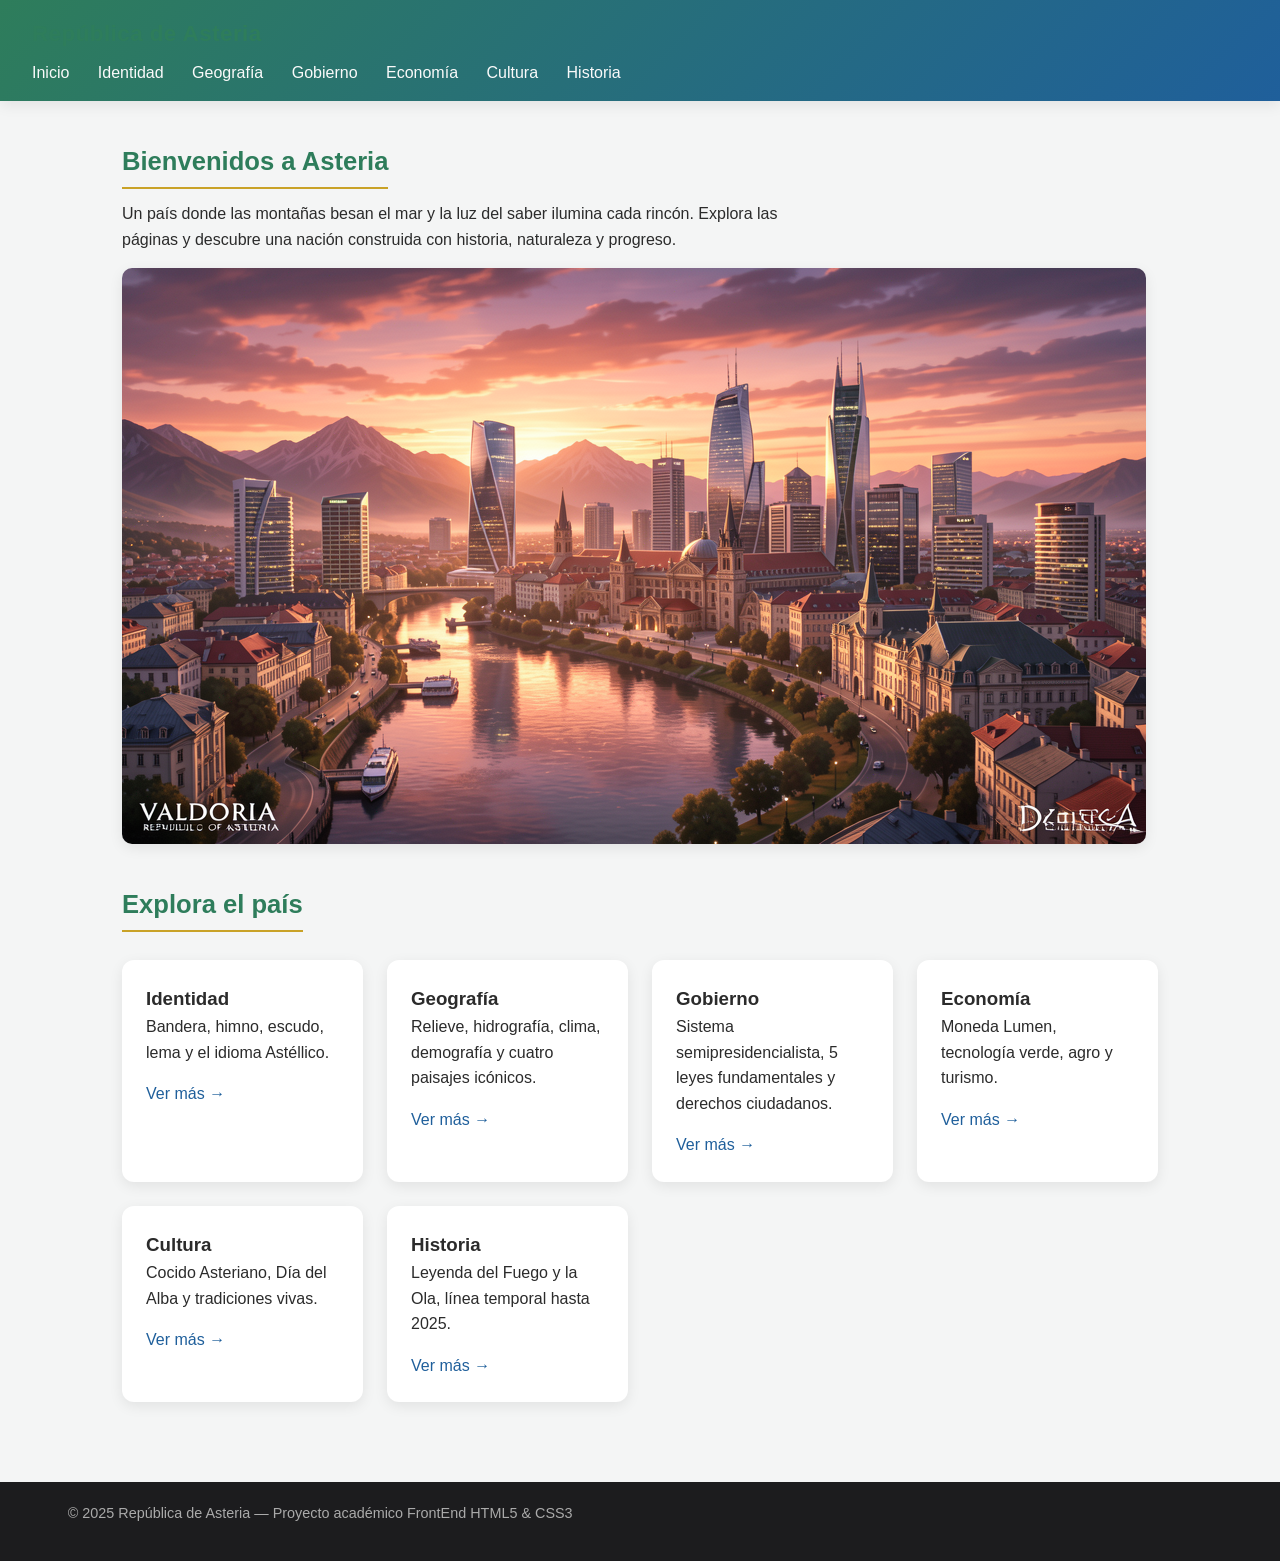
<file: generatedContent/index.html>
<!DOCTYPE html>
<html lang="es">
<head>
  <meta charset="UTF-8">
  <meta name="viewport" content="width=device-width, initial-scale=1.0">
  <title>República de Asteria — Portal Principal</title>
  <style>
    :root { --green:#2e7d5b; --blue:#1f5f9b; --gold:#c9a227; --bg:#f4f5f5; --dark:#2b2b2b; --white:#fafafa; --shadow:0 4px 14px rgba(0,0,0,.08); }
    * { box-sizing:border-box; margin:0; padding:0; }
    body { font-family:'Segoe UI',Roboto,Helvetica,Arial,sans-serif; background:var(--bg); color:var(--dark); line-height:1.6; }
    header { background:linear-gradient(135deg,var(--green),var(--blue)); color:var(--white); padding:1rem 2rem; box-shadow:var(--shadow); position:sticky; top:0; z-index:100; }
    header h1 { font-size:1.4rem; margin-bottom:.5rem; letter-spacing:.02em; }
    header nav a { color:var(--white); text-decoration:none; margin-right:1.5rem; font-weight:500; border-bottom:2px solid transparent; transition:border-color .2s; }
    header nav a:hover { border-bottom-color:var(--gold); }
    main { max-width:1100px; margin:0 auto; padding:2.5rem 2rem; }
    section { margin-bottom:2.5rem; }
    h1,h2 { color:var(--green); margin-bottom:.75rem; }
    h1 { font-size:2.2rem; }
    h2 { font-size:1.6rem; border-bottom:2px solid var(--gold); padding-bottom:.3rem; display:inline-block; }
    p { margin-bottom:1rem; max-width:75ch; }
    a { color:var(--blue); text-decoration:none; }
    a:hover { color:var(--green); }
    img { max-width:100%; height:auto; border-radius:10px; box-shadow:var(--shadow); margin:.5rem 0 1.25rem; display:block; }
    .hero-img { width:100%; max-height:420px; object-fit:cover; }
    .card-grid { display:grid; grid-template-columns:repeat(auto-fill,minmax(240px,1fr)); gap:1.5rem; margin-top:1rem; }
    .card { background:#fff; border-radius:12px; padding:1.5rem; box-shadow:var(--shadow); transition:transform .15s; }
    .card:hover { transform:translateY(-3px); }
    footer { background:#1c1c1e; color:#aaa; text-align:center; padding:1.25rem; font-size:.9rem; }
  </style>
</head>
<body>
  <header>
    <h1>República de Asteria</h1>
    <nav>
      <a href="index.html">Inicio</a>
      <a href="identidad.html">Identidad</a>
      <a href="geografia.html">Geografía</a>
      <a href="gobierno.html">Gobierno</a>
      <a href="economia.html">Economía</a>
      <a href="cultura.html">Cultura</a>
      <a href="historia.html">Historia</a>
    </nav>
  </header>
  <main>
    <section class="hero">
      <h2>Bienvenidos a Asteria</h2>
      <p>Un país donde las montañas besan el mar y la luz del saber ilumina cada rincón. Explora las páginas y descubre una nación construida con historia, naturaleza y progreso.</p>
      <!-- 06-valdoria.png — панорама столицы Valdoria с закатом -->
      <img src="images/06-valdoria.png" alt="Valdoria capital">
    </section>
    <section>
      <h2>Explora el país</h2>
      <div class="card-grid">
        <div class="card">
          <h3>Identidad</h3>
          <p>Bandera, himno, escudo, lema y el idioma Astéllicо.</p>
          <a href="identidad.html">Ver más →</a>
        </div>
        <div class="card">
          <h3>Geografía</h3>
          <p>Relieve, hidrografía, clima, demografía y cuatro paisajes icónicos.</p>
          <a href="geografia.html">Ver más →</a>
        </div>
        <div class="card">
          <h3>Gobierno</h3>
          <p>Sistema semipresidencialista, 5 leyes fundamentales y derechos ciudadanos.</p>
          <a href="gobierno.html">Ver más →</a>
        </div>
        <div class="card">
          <h3>Economía</h3>
          <p>Moneda Lumen, tecnología verde, agro y turismo.</p>
          <a href="economia.html">Ver más →</a>
        </div>
        <div class="card">
          <h3>Cultura</h3>
          <p>Cocido Asteriano, Día del Alba y tradiciones vivas.</p>
          <a href="cultura.html">Ver más →</a>
        </div>
        <div class="card">
          <h3>Historia</h3>
          <p>Leyenda del Fuego y la Ola, línea temporal hasta 2025.</p>
          <a href="historia.html">Ver más →</a>
        </div>
      </div>
    </section>
  </main>
  <footer>
    <p>© 2025 República de Asteria — Proyecto académico FrontEnd HTML5 & CSS3</p>
  </footer>
</body>
</html>
</file>
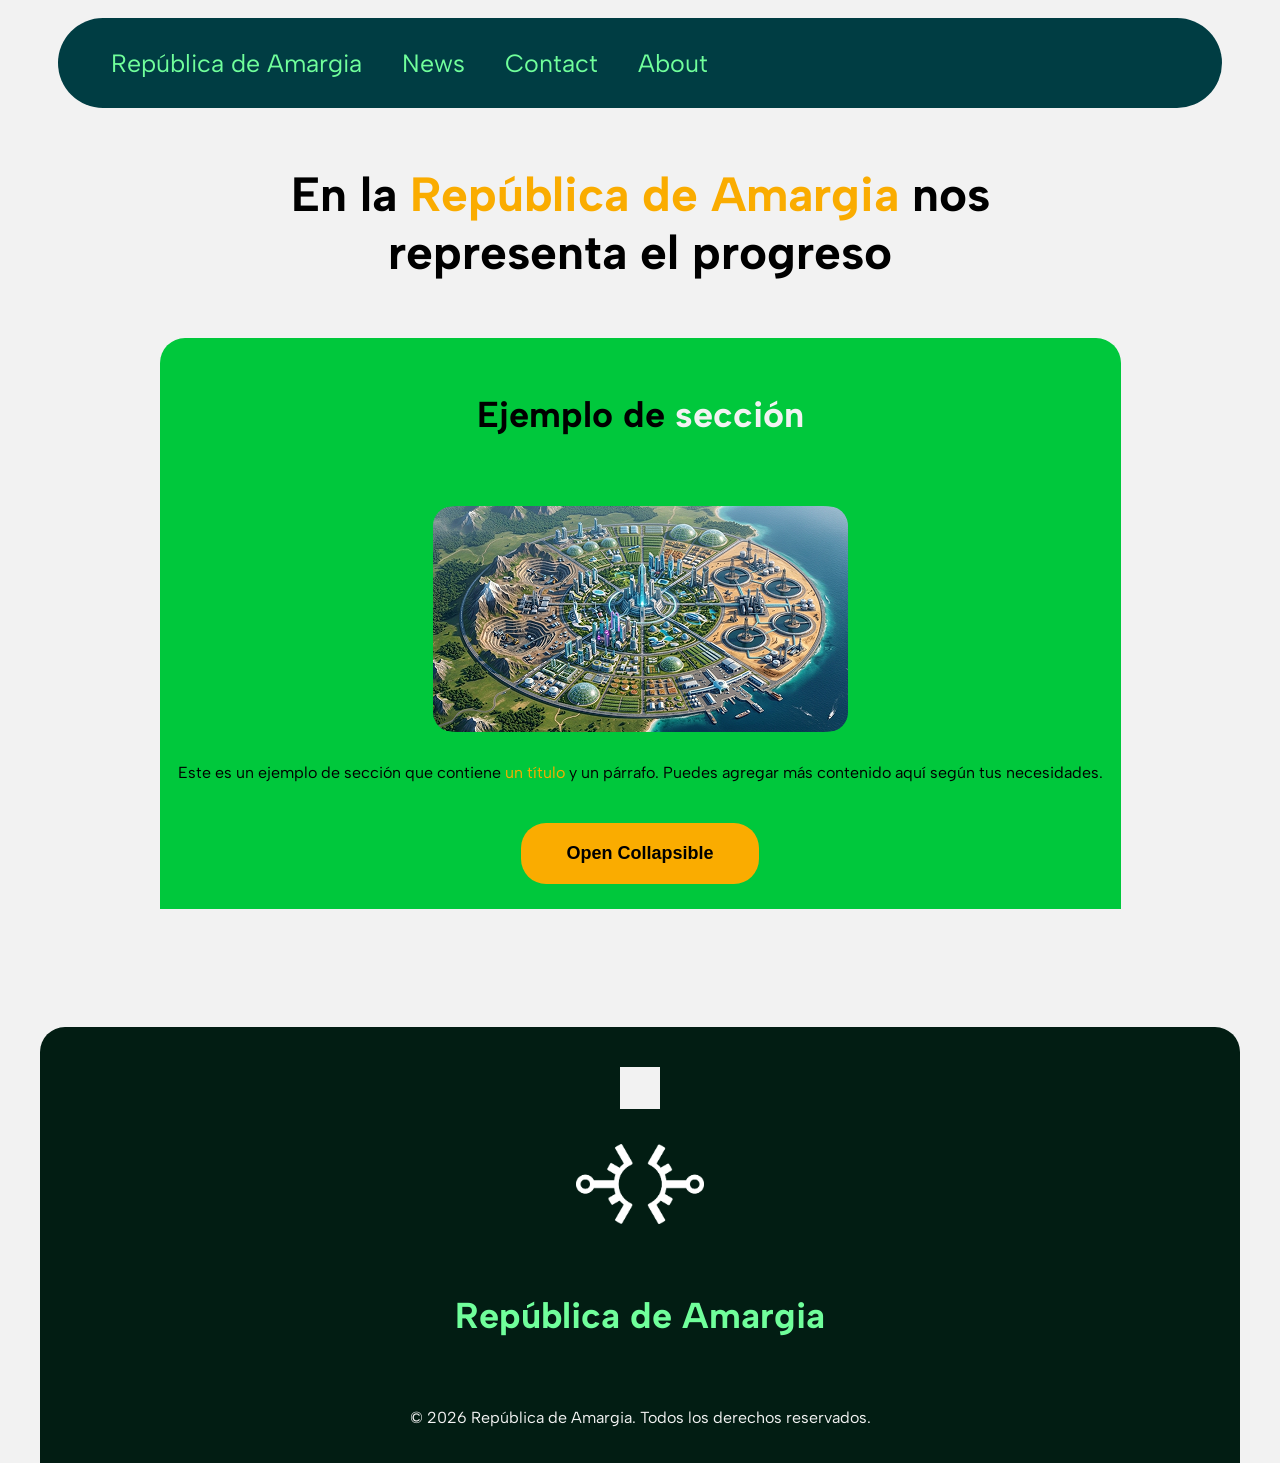
<file: nav/index.html>
<!doctype html>
<html lang="es">
  <head>
    <meta charset="UTF-8" />
    <meta name="viewport" content="width=device-width, initial-scale=1.0" />
    <title>Document</title>
    <link rel="stylesheet" href="index.css" />
    <link href="https://fonts.googleapis.com/css2?family=Albert+Sans:ital,wght@0,100..900;1,100..900&display=swap" rel="stylesheet"/>
    <link rel="stylesheet" href="https://cdnjs.cloudflare.com/ajax/libs/font-awesome/4.7.0/css/font-awesome.min.css"/>
  </head>
  <body>
    <!-- Contenedor principal: limita el ancho máximo y centra el contenido -->
      <div class="container">
              <header>
 <!-- 
        Barra de navegación: título a la izquierda, menú hamburguesa a la derecha 
        <nav class="navbar">
          <h6 class="headerTitle">República de Amargia</h6>
          Botón hamburguesa: ícono +, usado para menú responsive
          <a href="" class="burger">
            <i class="fa fa-solid fa-plus"></i>
          </a>
        </nav>
-->
        <nav>
        <div class="topnav" id="myTopnav">
        <div>
  <a href="#home" class="active ">República de Amargia</a>
  <a href="#news">News</a>
  <a href="#contact">Contact</a>
  <a href="#about">About</a>
        </div>
  <a href="javascript:void(0);" class="icon" onclick="myFunction()">
    <i class="fa fa-plus"></i>
  </a>
</div>
</nav>

      </header>
      <div class="main" id="home">
        <!-- Título principal con parte del texto resaltada en amarillo -->
        <h1>
          En la <span class="yellow">República de Amargia</span> nos representa
          el progreso
        </h1>

        <!-- Sección de ejemplo con fondo verde: muestra estructura típica de contenido -->
        <section class="MeetAmargia bg-green" id="news">
          <h2>Ejemplo de <span class="light">sección</span></h2>
          <img src="img/sectionExample/exampleImg.png" alt="description" />
          <p>
            Este es un ejemplo de sección que contiene
            <span class="yellow">un título</span> y un párrafo. Puedes agregar
            más contenido aquí según tus necesidades.
          </p>

          <!-- Contenido colapsable: se oculta/muestra al hacer clic en el botón -->
          <div class="content">
            <p>contenido de la collapse sección</p>
            <img src="img/sectionExample/exampleImg.png" alt="description" />

            <ol class="light">
              <li>Elemento 1</li>
              <li>Elemento 2</li>
              <li>Elemento 3</li>
            </ol>

            <ul class="dark-green">
              <li>Elemento 1</li>
              <li>Elemento 2</li>
              <li>Elemento 3</li>
            </ul>

            <p>
              <strong>em ipsum dolor</strong> sit amet lorem ipsum dolor sit
              amet lorem ipsum dolor sit amet
            </p>
            <p>
              Lorem ipsum dolor sit amet, consectetur
              <a href="https://factoriaf5.org/" target="_blank">adipiscing elit</a>. Sed do eiusmod tempor incididunt ut labore et dolore magna
              aliqua.
            </p>
            <h3><u>Subtítulo de ejemplo Underline HTML TAG</u></h3>
            <p>
              Lorem ipsum dolor sit amet,
              <i>consectetur adipiscing elit. Sed</i> do eiusmod tempor
              incididunt ut labore aliqua.
            </p>
            <h4>Subtítulo de ejemplo <br />H4 HTML TAG</h4>
            <iframe
              width="100%"
              height="315"
              src="https://www.youtube.com/embed/Ts0XSyWpMnU?si=MFxMDs0D1SyKxlSK"
              title="YouTube video player"
              frameborder="0"
              allow="
                accelerometer;
                autoplay;
                clipboard-write;
                encrypted-media;
                gyroscope;
                picture-in-picture;
                web-share;
              "
              referrerpolicy="strict-origin-when-cross-origin"
              allowfullscreen
            ></iframe>
            <hr />
          </div>

          <!-- Botón para expandir/colapsar la sección de contenido -->
          <button type="button" class="collapsible bg-yellow">
            Open Collapsible
          </button>
        </section>
      </div>
    </div>
</div>
    <!-- Script con la lógica del collapsible -->
    <script src="index.js"></script>

        <hr class="Empty">

        <footer class="container">
            <hr class="Empty">
            <img class="FooterLogo" src="img/Flag/Escudo.png" alt="Logo de la República de Amargia">
            <h2 class="FooterTitle">República de Amargia</h2>
            <p class="FooterCopyright">© 2026 República de Amargia. Todos los derechos reservados.</p>
        </footer>
    </div>

  </body>
</html>
</file>
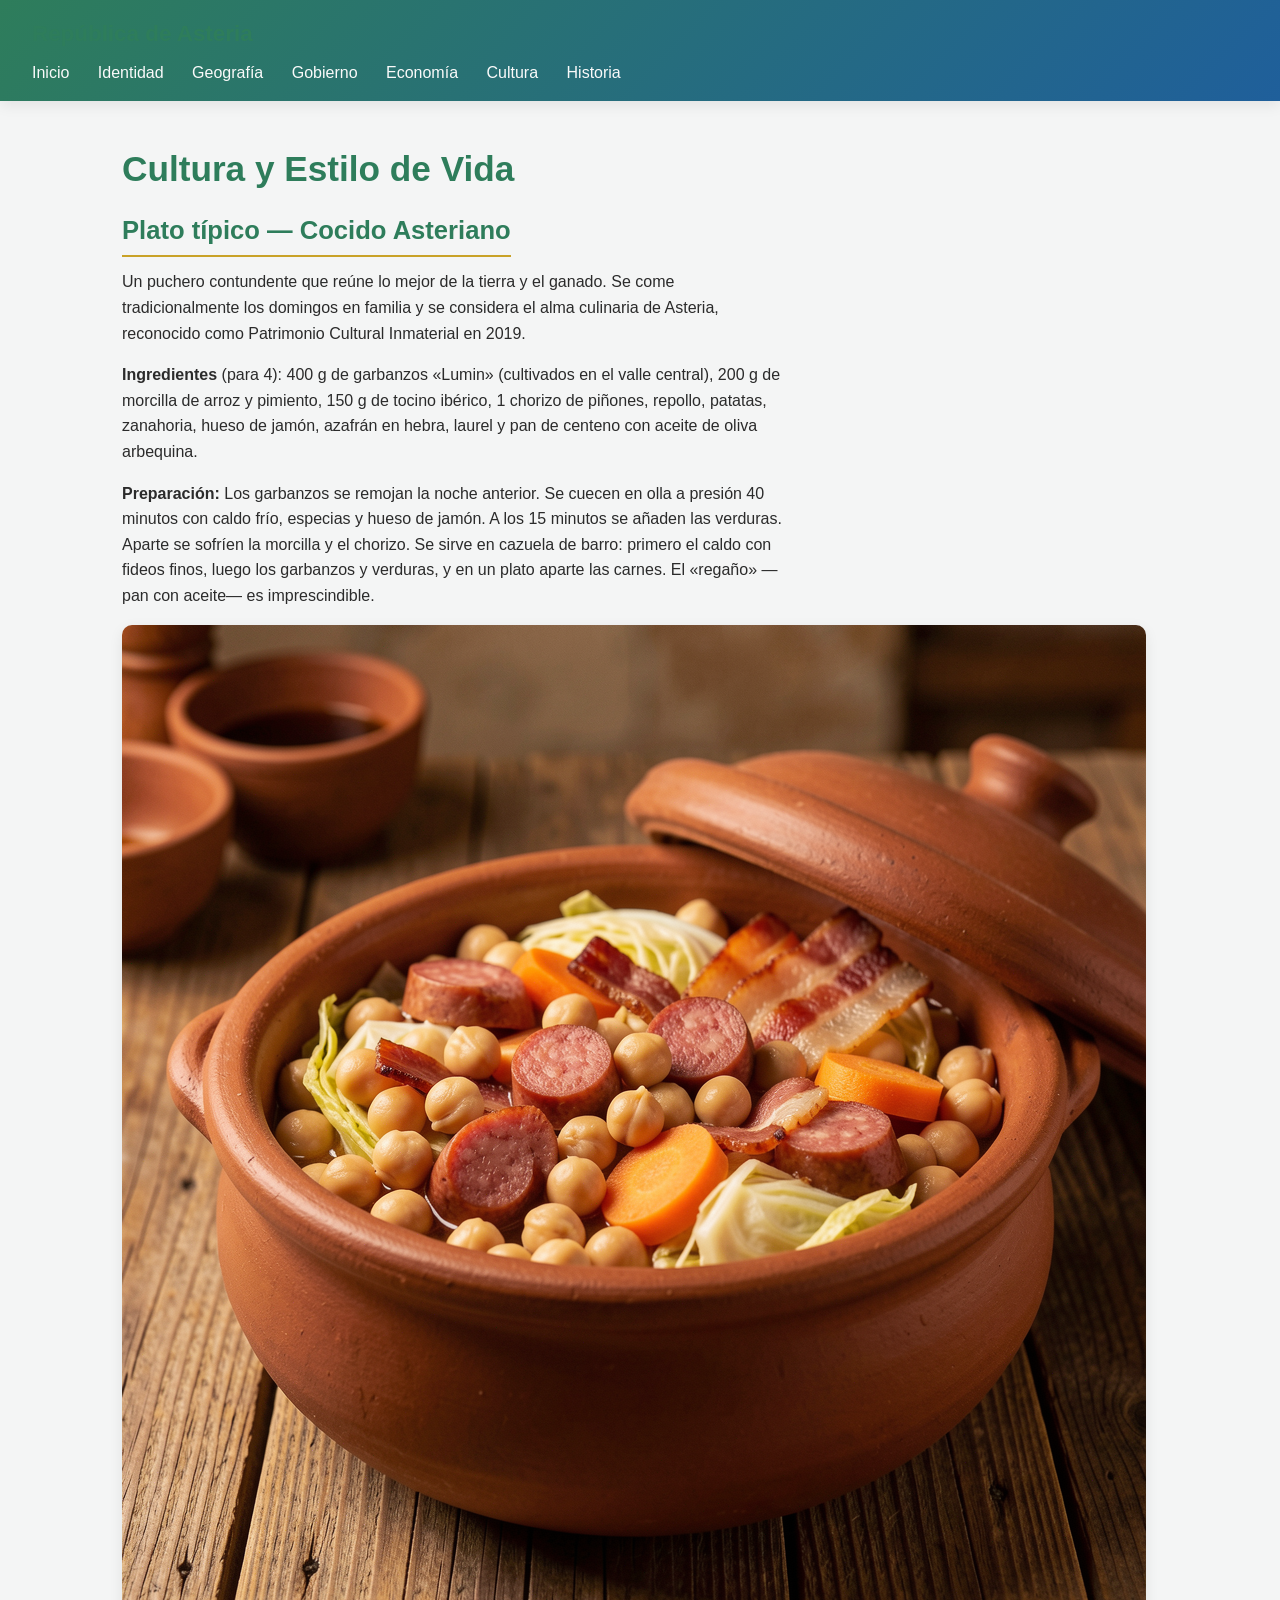
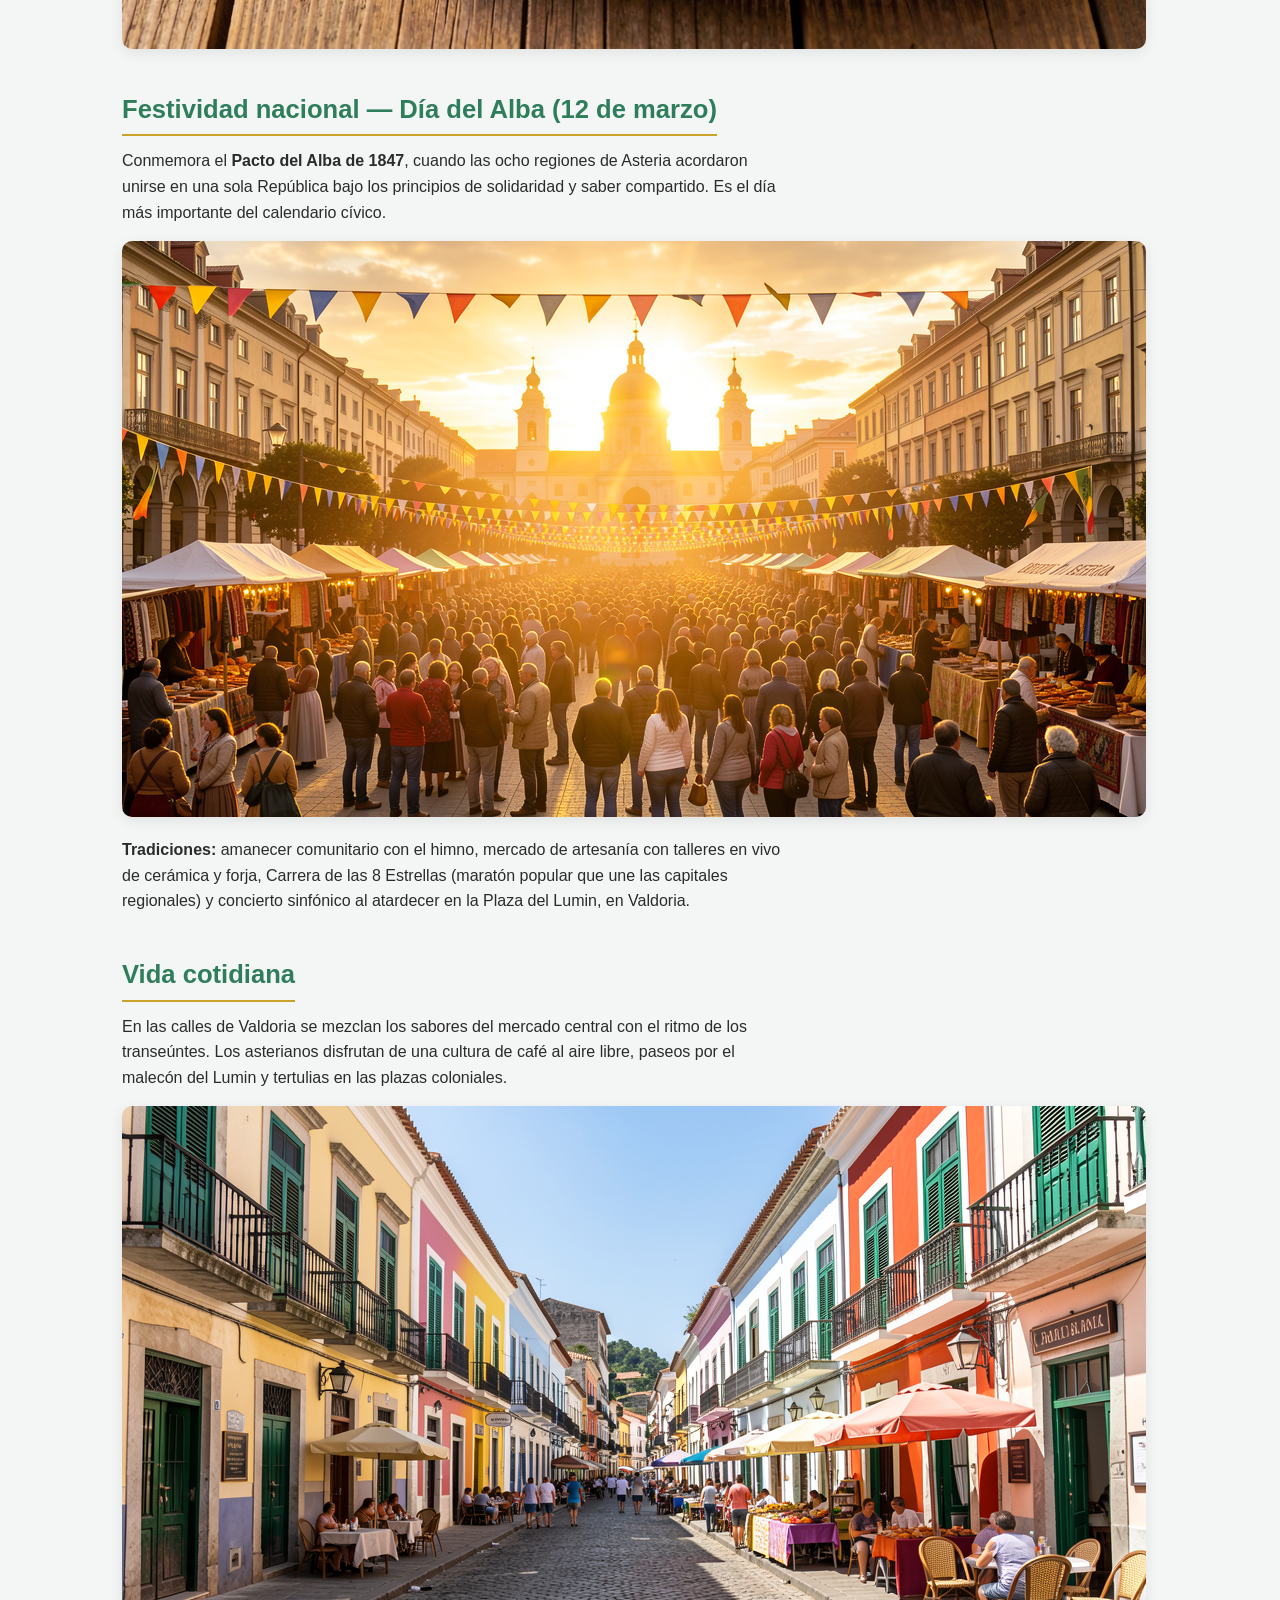
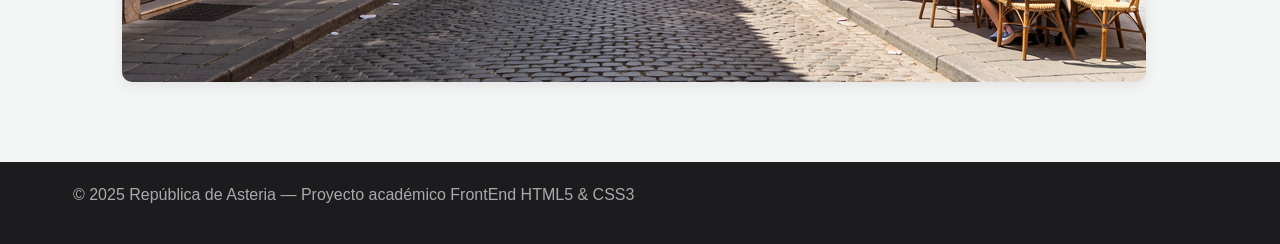
<file: generatedContent/cultura.html>
<!DOCTYPE html>
<html lang="es">
<head>
  <meta charset="UTF-8">
  <meta name="viewport" content="width=device-width, initial-scale=1.0">
  <title>Cultura — República de Asteria</title>
  <style>
    :root { --green:#2e7d5b; --blue:#1f5f9b; --gold:#c9a227; --bg:#f4f5f5; --dark:#2b2b2b; --white:#fafafa; --shadow:0 4px 14px rgba(0,0,0,.08); }
    * { box-sizing:border-box; margin:0; padding:0; }
    body { font-family:'Segoe UI',Roboto,Helvetica,Arial,sans-serif; background:var(--bg); color:var(--dark); line-height:1.6; }
    header { background:linear-gradient(135deg,var(--green),var(--blue)); color:var(--white); padding:1rem 2rem; box-shadow:var(--shadow); position:sticky; top:0; }
    header h1 { font-size:1.4rem; margin-bottom:.5rem; }
    header nav a { color:var(--white); text-decoration:none; margin-right:1.5rem; font-weight:500; border-bottom:2px solid transparent; transition:border-color .2s; }
    header nav a:hover { border-bottom-color:var(--gold); }
    main { max-width:1100px; margin:0 auto; padding:2.5rem 2rem; }
    section { margin-bottom:2.5rem; }
    h1,h2 { color:var(--green); margin-bottom:.75rem; }
    h1 { font-size:2.2rem; }
    h2 { font-size:1.6rem; border-bottom:2px solid var(--gold); padding-bottom:.3rem; display:inline-block; }
    p { margin-bottom:1rem; max-width:75ch; }
    img { max-width:100%; height:auto; border-radius:10px; box-shadow:var(--shadow); margin:.5rem 0 1.25rem; display:block; }
    footer { background:#1c1c1e; color:#aaa; text-align:center; padding:1.25rem; }
  </style>
</head>
<body>
  <header>
    <h1>República de Asteria</h1>
    <nav>
      <a href="index.html">Inicio</a>
      <a href="identidad.html">Identidad</a>
      <a href="geografia.html">Geografía</a>
      <a href="gobierno.html">Gobierno</a>
      <a href="economia.html">Economía</a>
      <a href="cultura.html">Cultura</a>
      <a href="historia.html">Historia</a>
    </nav>
  </header>
  <main>
    <h1>Cultura y Estilo de Vida</h1>

    <section>
      <h2>Plato típico — Cocido Asteriano</h2>
      <p>Un puchero contundente que reúne lo mejor de la tierra y el ganado. Se come tradicionalmente los domingos en familia y se considera el alma culinaria de Asteria, reconocido como Patrimonio Cultural Inmaterial en 2019.</p>
      <p><strong>Ingredientes</strong> (para 4): 400 g de garbanzos «Lumin» (cultivados en el valle central), 200 g de morcilla de arroz y pimiento, 150 g de tocino ibérico, 1 chorizo de piñones, repollo, patatas, zanahoria, hueso de jamón, azafrán en hebra, laurel y pan de centeno con aceite de oliva arbequina.</p>
      <p><strong>Preparación:</strong> Los garbanzos se remojan la noche anterior. Se cuecen en olla a presión 40 minutos con caldo frío, especias y hueso de jamón. A los 15 minutos se añaden las verduras. Aparte se sofríen la morcilla y el chorizo. Se sirve en cazuela de barro: primero el caldo con fideos finos, luego los garbanzos y verduras, y en un plato aparte las carnes. El «regaño» —pan con aceite— es imprescindible.</p>
      <!-- 07-cocido.png — Cocido Asteriano en cazuela de barro -->
      <img src="images/07-cocido.png" alt="Cocido Asteriano">
    </section>

    <section>
      <h2>Festividad nacional — Día del Alba (12 de marzo)</h2>
      <p>Conmemora el <strong>Pacto del Alba de 1847</strong>, cuando las ocho regiones de Asteria acordaron unirse en una sola República bajo los principios de solidaridad y saber compartido. Es el día más importante del calendario cívico.</p>
      <!-- 10-festividad-alba.png — рассвет на Plaza del Lumin, праздничный рынок -->
      <img src="images/10-festividad-alba.png" alt="Celebración del Día del Alba">
      <p><strong>Tradiciones:</strong> amanecer comunitario con el himno, mercado de artesanía con talleres en vivo de cerámica y forja, Carrera de las 8 Estrellas (maratón popular que une las capitales regionales) y concierto sinfónico al atardecer en la Plaza del Lumin, en Valdoria.</p>
    </section>

    <section>
      <h2>Vida cotidiana</h2>
      <p>En las calles de Valdoria se mezclan los sabores del mercado central con el ritmo de los transeúntes. Los asterianos disfrutan de una cultura de café al aire libre, paseos por el malecón del Lumin y tertulias en las plazas coloniales.</p>
      <!-- 13-valdoria-streets.png — улочки старого центра Valdoria, кафе, рынок -->
      <img src="images/13-valdoria-streets.png" alt="Calles de Valdoria">
    </section>
  </main>
  <footer>
    <p>© 2025 República de Asteria — Proyecto académico FrontEnd HTML5 & CSS3</p>
  </footer>
</body>
</html>
</file>
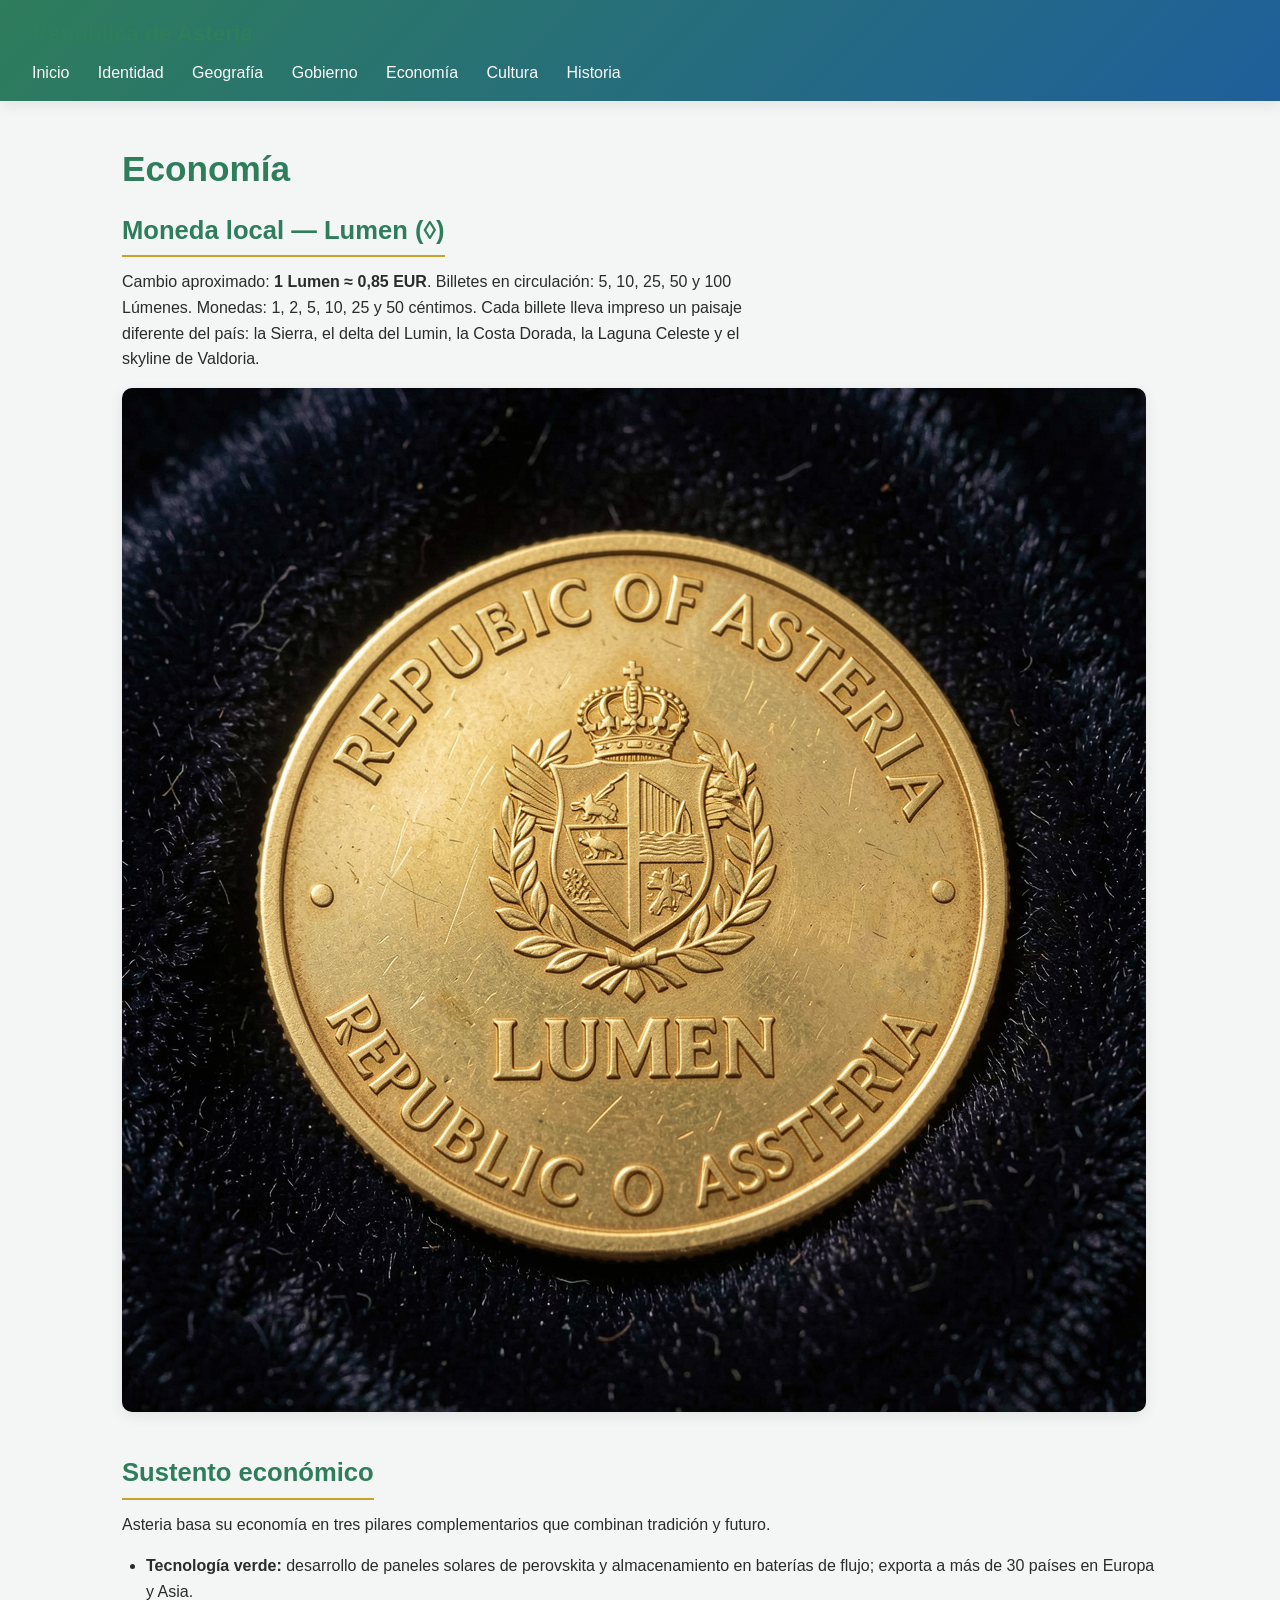
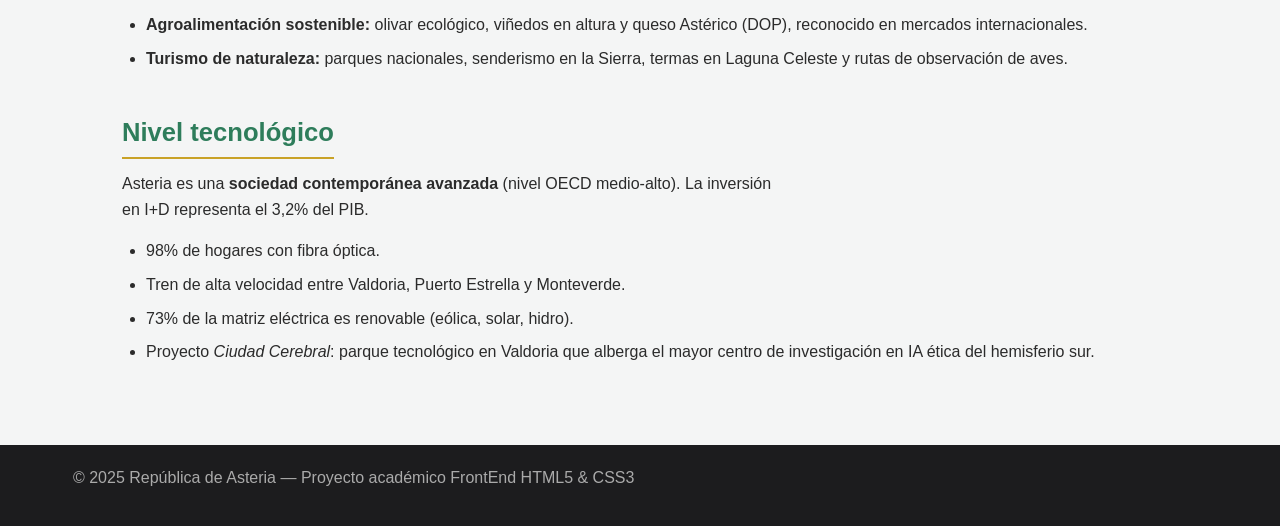
<file: generatedContent/economia.html>
<!DOCTYPE html>
<html lang="es">
<head>
  <meta charset="UTF-8">
  <meta name="viewport" content="width=device-width, initial-scale=1.0">
  <title>Economía — República de Asteria</title>
  <style>
    :root { --green:#2e7d5b; --blue:#1f5f9b; --gold:#c9a227; --bg:#f4f5f5; --dark:#2b2b2b; --white:#fafafa; --shadow:0 4px 14px rgba(0,0,0,.08); }
    * { box-sizing:border-box; margin:0; padding:0; }
    body { font-family:'Segoe UI',Roboto,Helvetica,Arial,sans-serif; background:var(--bg); color:var(--dark); line-height:1.6; }
    header { background:linear-gradient(135deg,var(--green),var(--blue)); color:var(--white); padding:1rem 2rem; box-shadow:var(--shadow); position:sticky; top:0; }
    header h1 { font-size:1.4rem; margin-bottom:.5rem; }
    header nav a { color:var(--white); text-decoration:none; margin-right:1.5rem; font-weight:500; border-bottom:2px solid transparent; transition:border-color .2s; }
    header nav a:hover { border-bottom-color:var(--gold); }
    main { max-width:1100px; margin:0 auto; padding:2.5rem 2rem; }
    section { margin-bottom:2.5rem; }
    h1,h2 { color:var(--green); margin-bottom:.75rem; }
    h1 { font-size:2.2rem; }
    h2 { font-size:1.6rem; border-bottom:2px solid var(--gold); padding-bottom:.3rem; display:inline-block; }
    p { margin-bottom:1rem; max-width:75ch; }
    img { max-width:100%; height:auto; border-radius:10px; box-shadow:var(--shadow); margin:.5rem 0 1.25rem; display:block; }
    ul { margin-left:1.5rem; margin-bottom:1rem; }
    li { margin-bottom:.5rem; }
    footer { background:#1c1c1e; color:#aaa; text-align:center; padding:1.25rem; }
  </style>
</head>
<body>
  <header>
    <h1>República de Asteria</h1>
    <nav>
      <a href="index.html">Inicio</a>
      <a href="identidad.html">Identidad</a>
      <a href="geografia.html">Geografía</a>
      <a href="gobierno.html">Gobierno</a>
      <a href="economia.html">Economía</a>
      <a href="cultura.html">Cultura</a>
      <a href="historia.html">Historia</a>
    </nav>
  </header>
  <main>
    <h1>Economía</h1>

    <section>
      <h2>Moneda local — Lumen (◊)</h2>
      <p>Cambio aproximado: <strong>1 Lumen ≈ 0,85 EUR</strong>. Billetes en circulación: 5, 10, 25, 50 y 100 Lúmenes. Monedas: 1, 2, 5, 10, 25 y 50 céntimos. Cada billete lleva impreso un paisaje diferente del país: la Sierra, el delta del Lumin, la Costa Dorada, la Laguna Celeste y el skyline de Valdoria.</p>
      <!-- 09-moneda-lumen.png — золотая монета Lumen -->
      <img src="images/09-moneda-lumen.png" alt="Moneda Lumen">
    </section>

    <section>
      <h2>Sustento económico</h2>
      <p>Asteria basa su economía en tres pilares complementarios que combinan tradición y futuro.</p>
      <ul>
        <li><strong>Tecnología verde:</strong> desarrollo de paneles solares de perovskita y almacenamiento en baterías de flujo; exporta a más de 30 países en Europa y Asia.</li>
        <li><strong>Agroalimentación sostenible:</strong> olivar ecológico, viñedos en altura y queso Astérico (DOP), reconocido en mercados internacionales.</li>
        <li><strong>Turismo de naturaleza:</strong> parques nacionales, senderismo en la Sierra, termas en Laguna Celeste y rutas de observación de aves.</li>
      </ul>
    </section>

    <section>
      <h2>Nivel tecnológico</h2>
      <p>Asteria es una <strong>sociedad contemporánea avanzada</strong> (nivel OECD medio-alto). La inversión en I+D representa el 3,2% del PIB.</p>
      <ul>
        <li>98% de hogares con fibra óptica.</li>
        <li>Tren de alta velocidad entre Valdoria, Puerto Estrella y Monteverde.</li>
        <li>73% de la matriz eléctrica es renovable (eólica, solar, hidro).</li>
        <li>Proyecto <em>Ciudad Cerebral</em>: parque tecnológico en Valdoria que alberga el mayor centro de investigación en IA ética del hemisferio sur.</li>
      </ul>
    </section>
  </main>
  <footer>
    <p>© 2025 República de Asteria — Proyecto académico FrontEnd HTML5 & CSS3</p>
  </footer>
</body>
</html>
</file>
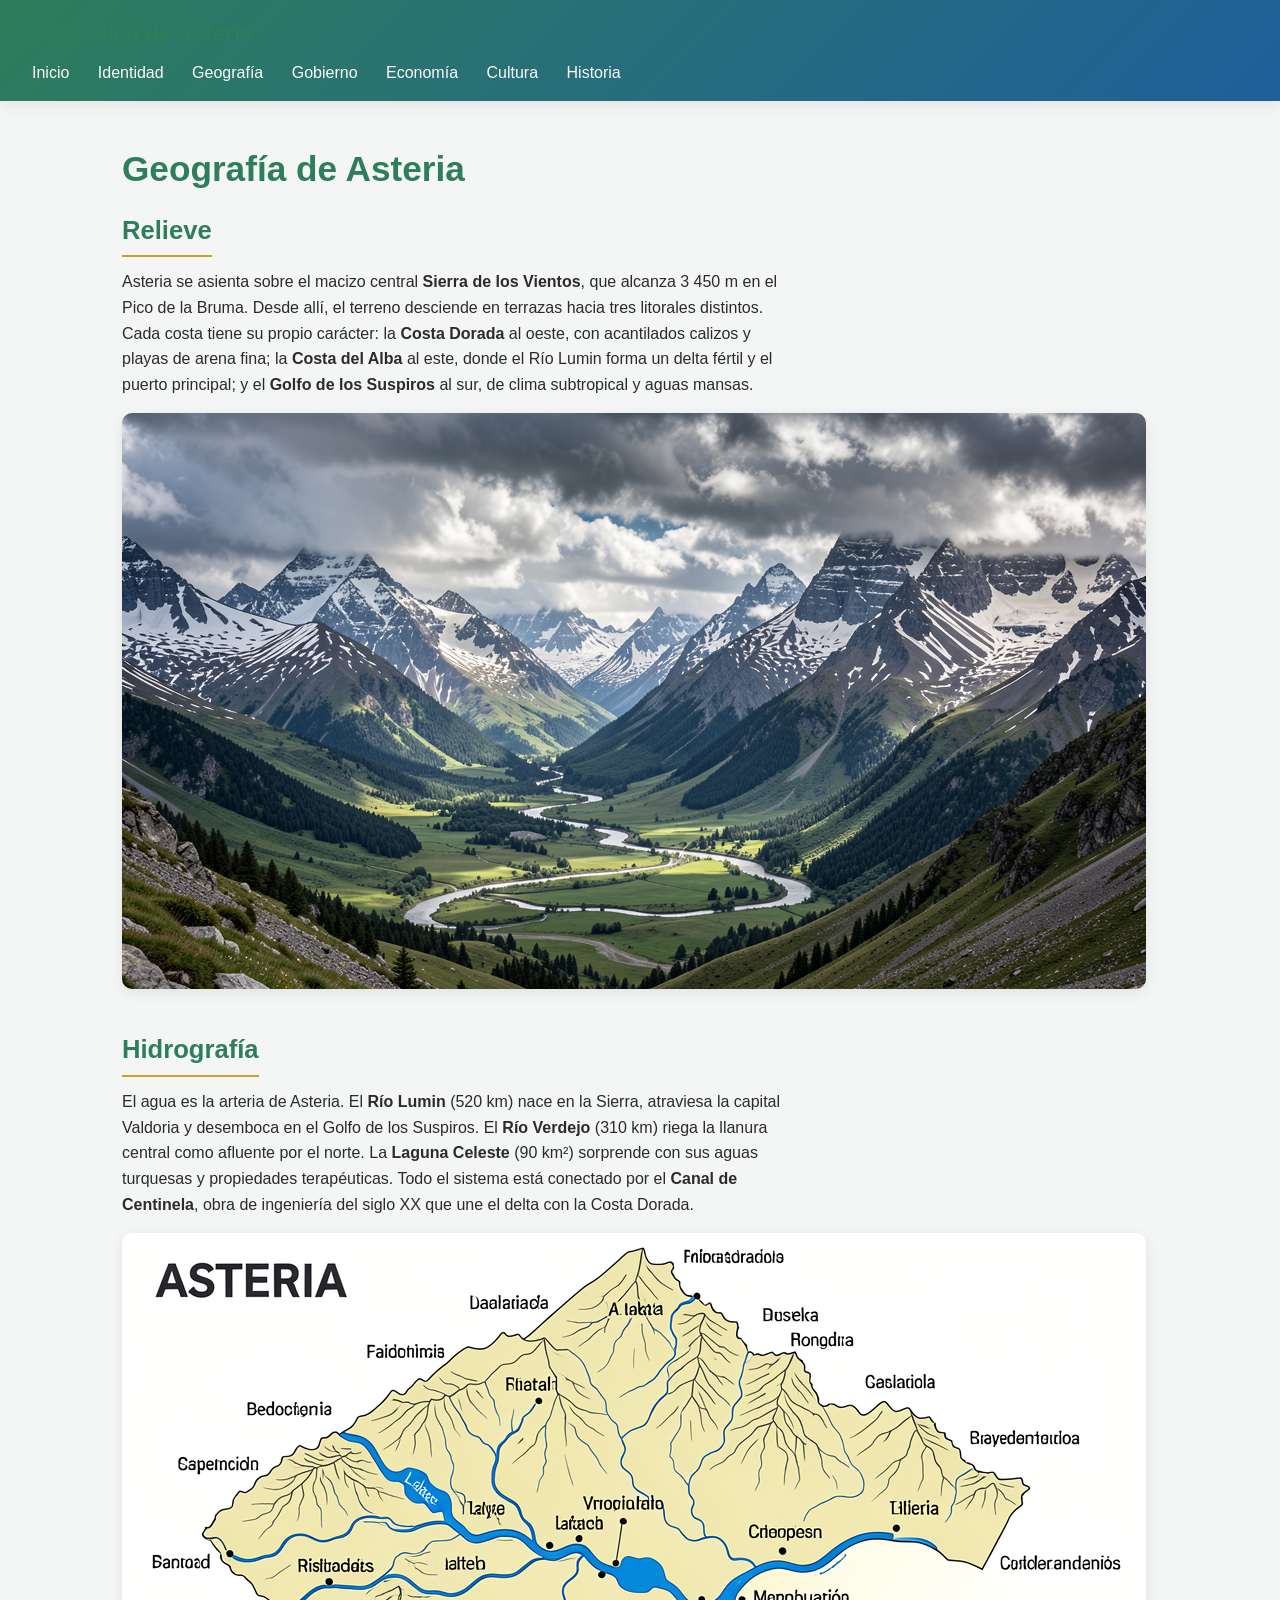
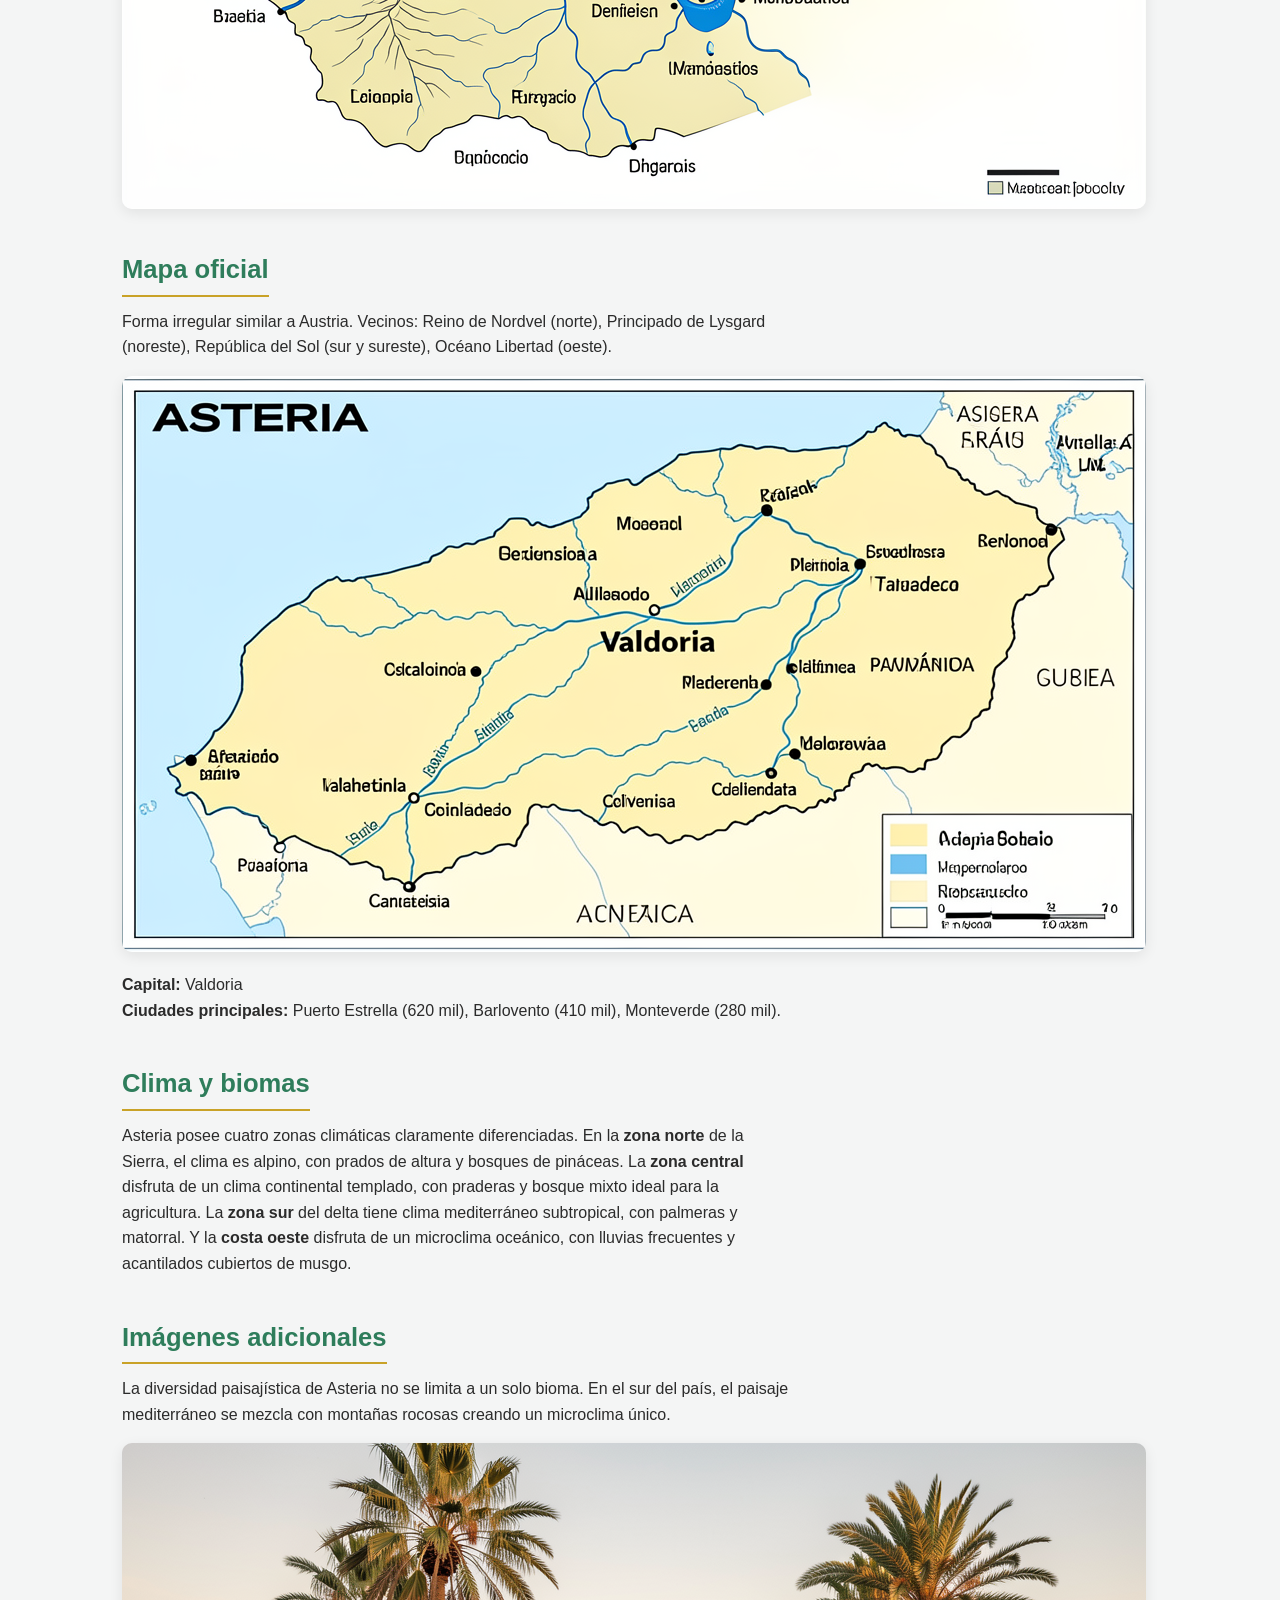
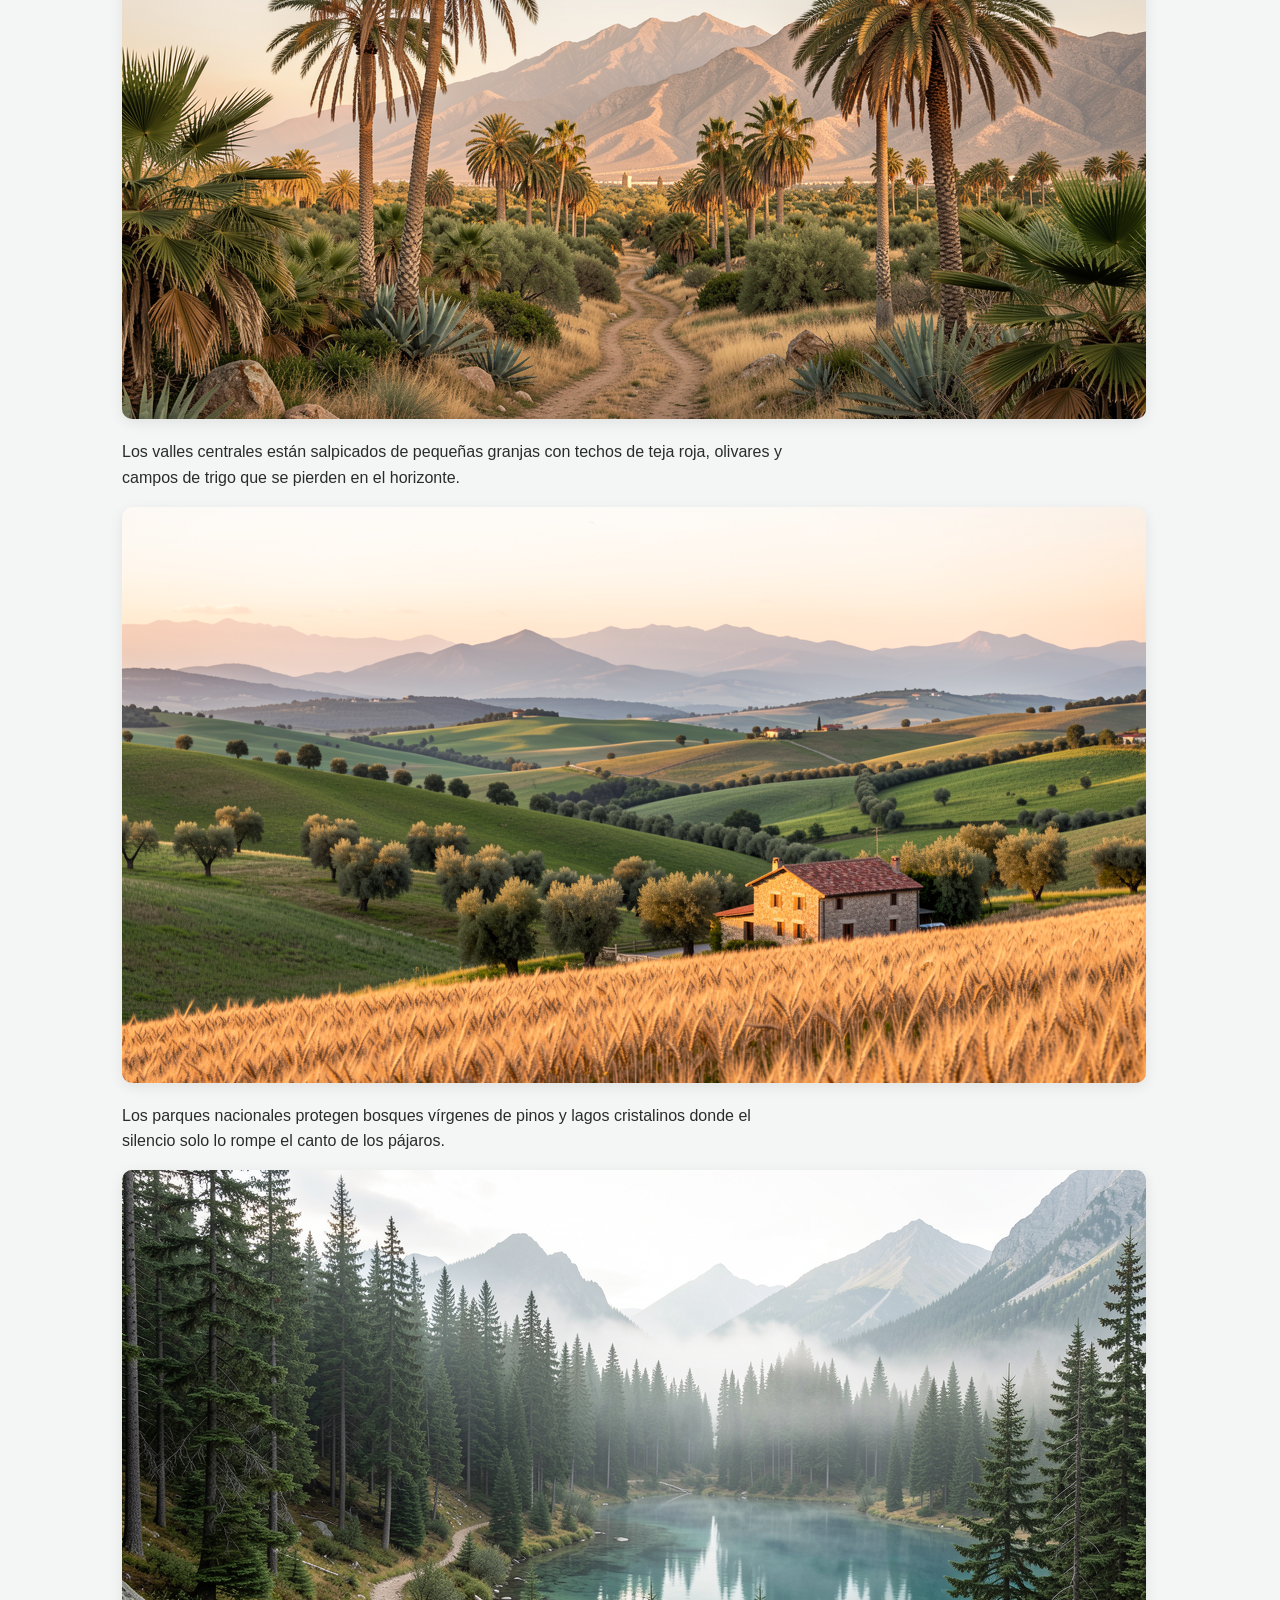
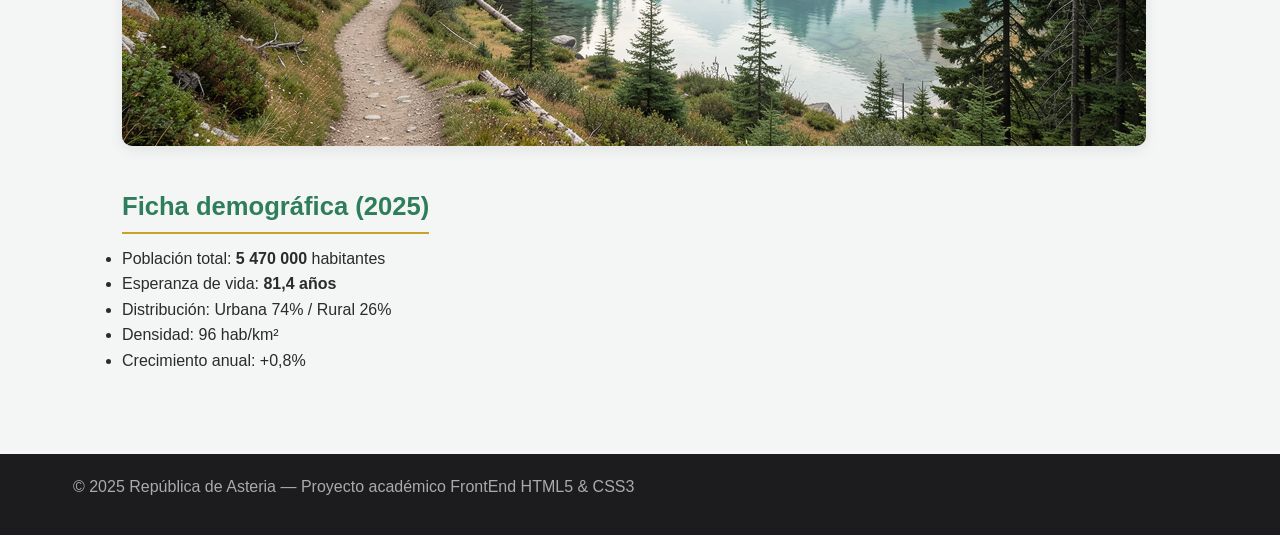
<file: generatedContent/geografia.html>
<!DOCTYPE html>
<html lang="es">
<head>
  <meta charset="UTF-8">
  <meta name="viewport" content="width=device-width, initial-scale=1.0">
  <title>Geografía — República de Asteria</title>
  <style>
    :root { --green:#2e7d5b; --blue:#1f5f9b; --gold:#c9a227; --bg:#f4f5f5; --dark:#2b2b2b; --white:#fafafa; --shadow:0 4px 14px rgba(0,0,0,.08); }
    * { box-sizing:border-box; margin:0; padding:0; }
    body { font-family:'Segoe UI',Roboto,Helvetica,Arial,sans-serif; background:var(--bg); color:var(--dark); line-height:1.6; }
    header { background:linear-gradient(135deg,var(--green),var(--blue)); color:var(--white); padding:1rem 2rem; box-shadow:var(--shadow); position:sticky; top:0; }
    header h1 { font-size:1.4rem; margin-bottom:.5rem; }
    header nav a { color:var(--white); text-decoration:none; margin-right:1.5rem; font-weight:500; border-bottom:2px solid transparent; transition:border-color .2s; }
    header nav a:hover { border-bottom-color:var(--gold); }
    main { max-width:1100px; margin:0 auto; padding:2.5rem 2rem; }
    section { margin-bottom:2.5rem; }
    h1,h2 { color:var(--green); margin-bottom:.75rem; }
    h1 { font-size:2.2rem; }
    h2 { font-size:1.6rem; border-bottom:2px solid var(--gold); padding-bottom:.3rem; display:inline-block; }
    p { margin-bottom:1rem; max-width:75ch; }
    img { max-width:100%; height:auto; border-radius:10px; box-shadow:var(--shadow); margin:.5rem 0 1.25rem; display:block; }
    footer { background:#1c1c1e; color:#aaa; text-align:center; padding:1.25rem; }
  </style>
</head>
<body>
  <header>
    <h1>República de Asteria</h1>
    <nav>
      <a href="index.html">Inicio</a>
      <a href="identidad.html">Identidad</a>
      <a href="geografia.html">Geografía</a>
      <a href="gobierno.html">Gobierno</a>
      <a href="economia.html">Economía</a>
      <a href="cultura.html">Cultura</a>
      <a href="historia.html">Historia</a>
    </nav>
  </header>
  <main>
    <h1>Geografía de Asteria</h1>

    <section>
      <h2>Relieve</h2>
      <p>Asteria se asienta sobre el macizo central <strong>Sierra de los Vientos</strong>, que alcanza 3 450 m en el Pico de la Bruma. Desde allí, el terreno desciende en terrazas hacia tres litorales distintos. Cada costa tiene su propio carácter: la <strong>Costa Dorada</strong> al oeste, con acantilados calizos y playas de arena fina; la <strong>Costa del Alba</strong> al este, donde el Río Lumin forma un delta fértil y el puerto principal; y el <strong>Golfo de los Suspiros</strong> al sur, de clima subtropical y aguas mansas.</p>
      <!-- 04-relieve.png — Сьерра-де-лос-Вьентос, горы и долины -->
      <img src="images/04-relieve.png" alt="Relieve de Asteria">
    </section>

    <section>
      <h2>Hidrografía</h2>
      <p>El agua es la arteria de Asteria. El <strong>Río Lumin</strong> (520 km) nace en la Sierra, atraviesa la capital Valdoria y desemboca en el Golfo de los Suspiros. El <strong>Río Verdejo</strong> (310 km) riega la llanura central como afluente por el norte. La <strong>Laguna Celeste</strong> (90 km²) sorprende con sus aguas turquesas y propiedades terapéuticas. Todo el sistema está conectado por el <strong>Canal de Centinela</strong>, obra de ingeniería del siglo XX que une el delta con la Costa Dorada.</p>
      <!-- 05-hidrografia.png — инфографика рек и озёр -->
      <img src="images/05-hidrografia.png" alt="Hidrografía de Asteria">
    </section>

    <section>
      <h2>Mapa oficial</h2>
      <p>Forma irregular similar a Austria. Vecinos: Reino de Nordvel (norte), Principado de Lysgard (noreste), República del Sol (sur y sureste), Océano Libertad (oeste).</p>
      <!-- 03-mapa.png — официальная карта Asteria -->
      <img src="images/03-mapa.png" alt="Mapa oficial de Asteria">
      <p><strong>Capital:</strong> Valdoria<br>
         <strong>Ciudades principales:</strong> Puerto Estrella (620 mil), Barlovento (410 mil), Monteverde (280 mil).</p>
    </section>

    <section>
      <h2>Clima y biomas</h2>
      <p>Asteria posee cuatro zonas climáticas claramente diferenciadas. En la <strong>zona norte</strong> de la Sierra, el clima es alpino, con prados de altura y bosques de pináceas. La <strong>zona central</strong> disfruta de un clima continental templado, con praderas y bosque mixto ideal para la agricultura. La <strong>zona sur</strong> del delta tiene clima mediterráneo subtropical, con palmeras y matorral. Y la <strong>costa oeste</strong> disfruta de un microclima oceánico, con lluvias frecuentes y acantilados cubiertos de musgo.</p>
    </section>

    <section>
      <h2>Imágenes adicionales</h2>
      <p>La diversidad paisajística de Asteria no se limita a un solo bioma. En el sur del país, el paisaje mediterráneo se mezcla con montañas rocosas creando un microclima único.</p>
      <!-- 12-sur-coast.png — южное побережье, средиземноморский пейзаж -->
      <img src="images/12-sur-coast.png" alt="Costa sur de Asteria">
      <p>Los valles centrales están salpicados de pequeñas granjas con techos de teja roja, olivares y campos de trigo que se pierden en el horizonte.</p>
      <!-- 14-countryside.png — сельская местность, ферма, оливковые рощи -->
      <img src="images/14-countryside.png" alt="Campo de Asteria">
      <p>Los parques nacionales protegen bosques vírgenes de pinos y lagos cristalinos donde el silencio solo lo rompe el canto de los pájaros.</p>
      <!-- 15-national-park.png — национальный парк, лес и озеро -->
      <img src="images/15-national-park.png" alt="Parque nacional de Asteria">
    </section>

    <section>
      <h2>Ficha demográfica (2025)</h2>
      <ul>
        <li>Población total: <strong>5 470 000</strong> habitantes</li>
        <li>Esperanza de vida: <strong>81,4 años</strong></li>
        <li>Distribución: Urbana 74% / Rural 26%</li>
        <li>Densidad: 96 hab/km²</li>
        <li>Crecimiento anual: +0,8%</li>
      </ul>
    </section>
  </main>
  <footer>
    <p>© 2025 República de Asteria — Proyecto académico FrontEnd HTML5 & CSS3</p>
  </footer>
</body>
</html>
</file>
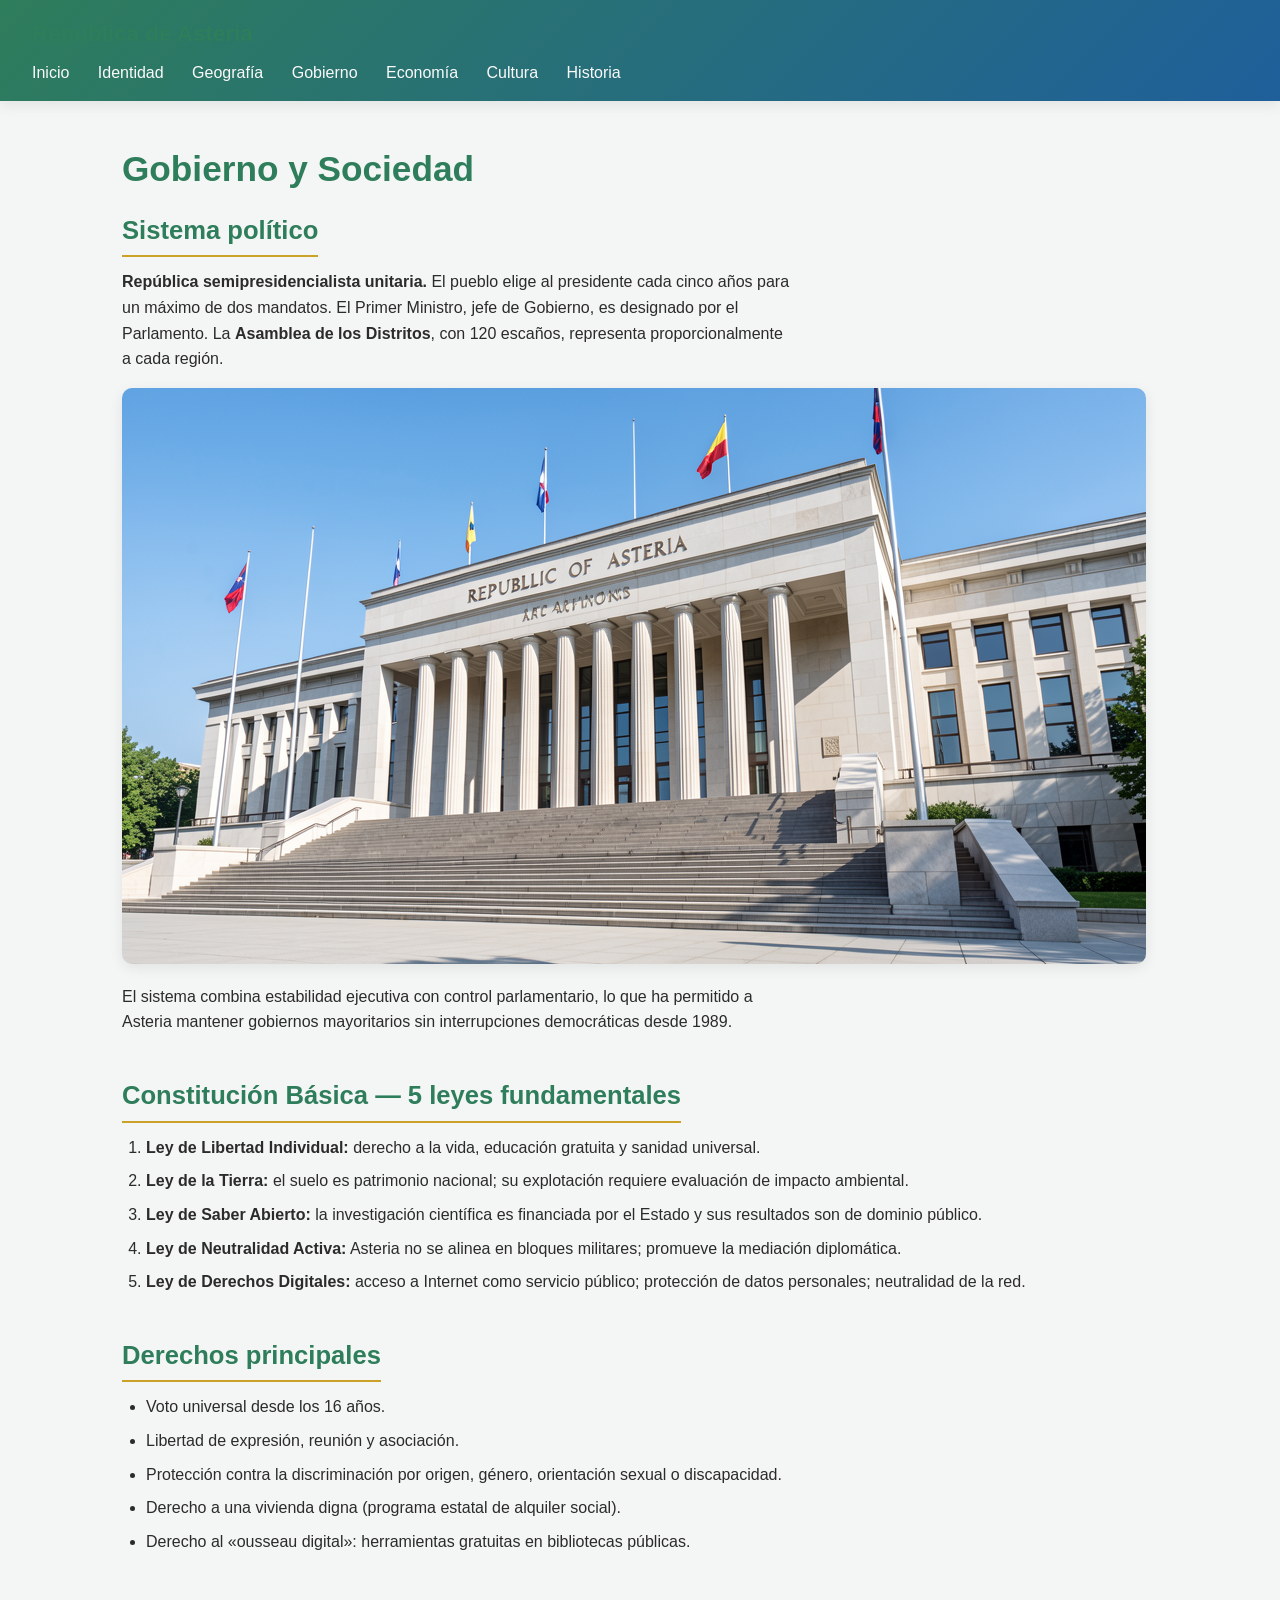
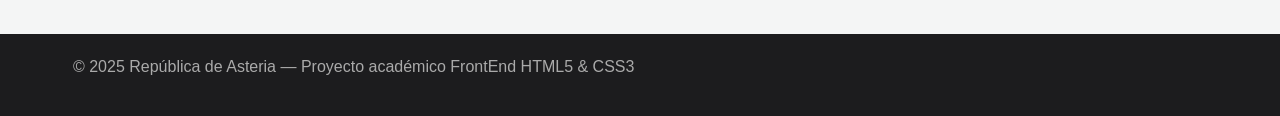
<file: generatedContent/gobierno.html>
<!DOCTYPE html>
<html lang="es">
<head>
  <meta charset="UTF-8">
  <meta name="viewport" content="width=device-width, initial-scale=1.0">
  <title>Gobierno — República de Asteria</title>
  <style>
    :root { --green:#2e7d5b; --blue:#1f5f9b; --gold:#c9a227; --bg:#f4f5f5; --dark:#2b2b2b; --white:#fafafa; --shadow:0 4px 14px rgba(0,0,0,.08); }
    * { box-sizing:border-box; margin:0; padding:0; }
    body { font-family:'Segoe UI',Roboto,Helvetica,Arial,sans-serif; background:var(--bg); color:var(--dark); line-height:1.6; }
    header { background:linear-gradient(135deg,var(--green),var(--blue)); color:var(--white); padding:1rem 2rem; box-shadow:var(--shadow); position:sticky; top:0; }
    header h1 { font-size:1.4rem; margin-bottom:.5rem; }
    header nav a { color:var(--white); text-decoration:none; margin-right:1.5rem; font-weight:500; border-bottom:2px solid transparent; transition:border-color .2s; }
    header nav a:hover { border-bottom-color:var(--gold); }
    main { max-width:1100px; margin:0 auto; padding:2.5rem 2rem; }
    section { margin-bottom:2.5rem; }
    h1,h2 { color:var(--green); margin-bottom:.75rem; }
    h1 { font-size:2.2rem; }
    h2 { font-size:1.6rem; border-bottom:2px solid var(--gold); padding-bottom:.3rem; display:inline-block; }
    p { margin-bottom:1rem; max-width:75ch; }
    img { max-width:100%; height:auto; border-radius:10px; box-shadow:var(--shadow); margin:.5rem 0 1.25rem; display:block; }
    ol,ul { margin-left:1.5rem; margin-bottom:1rem; }
    li { margin-bottom:.5rem; }
    footer { background:#1c1c1e; color:#aaa; text-align:center; padding:1.25rem; }
  </style>
</head>
<body>
  <header>
    <h1>República de Asteria</h1>
    <nav>
      <a href="index.html">Inicio</a>
      <a href="identidad.html">Identidad</a>
      <a href="geografia.html">Geografía</a>
      <a href="gobierno.html">Gobierno</a>
      <a href="economia.html">Economía</a>
      <a href="cultura.html">Cultura</a>
      <a href="historia.html">Historia</a>
    </nav>
  </header>
  <main>
    <h1>Gobierno y Sociedad</h1>

    <section>
      <h2>Sistema político</h2>
      <p><strong>República semipresidencialista unitaria.</strong> El pueblo elige al presidente cada cinco años para un máximo de dos mandatos. El Primer Ministro, jefe de Gobierno, es designado por el Parlamento. La <strong>Asamblea de los Distritos</strong>, con 120 escaños, representa proporcionalmente a cada región.</p>
      <!-- 08-gobierno-palacio.png — здание парламента Asteria -->
      <img src="images/08-gobierno-palacio.png" alt="Parlamento de Asteria">
      <p>El sistema combina estabilidad ejecutiva con control parlamentario, lo que ha permitido a Asteria mantener gobiernos mayoritarios sin interrupciones democráticas desde 1989.</p>
    </section>

    <section>
      <h2>Constitución Básica — 5 leyes fundamentales</h2>
      <ol>
        <li><strong>Ley de Libertad Individual:</strong> derecho a la vida, educación gratuita y sanidad universal.</li>
        <li><strong>Ley de la Tierra:</strong> el suelo es patrimonio nacional; su explotación requiere evaluación de impacto ambiental.</li>
        <li><strong>Ley de Saber Abierto:</strong> la investigación científica es financiada por el Estado y sus resultados son de dominio público.</li>
        <li><strong>Ley de Neutralidad Activa:</strong> Asteria no se alinea en bloques militares; promueve la mediación diplomática.</li>
        <li><strong>Ley de Derechos Digitales:</strong> acceso a Internet como servicio público; protección de datos personales; neutralidad de la red.</li>
      </ol>
    </section>

    <section>
      <h2>Derechos principales</h2>
      <ul>
        <li>Voto universal desde los 16 años.</li>
        <li>Libertad de expresión, reunión y asociación.</li>
        <li>Protección contra la discriminación por origen, género, orientación sexual o discapacidad.</li>
        <li>Derecho a una vivienda digna (programa estatal de alquiler social).</li>
        <li>Derecho al «ousseau digital»: herramientas gratuitas en bibliotecas públicas.</li>
      </ul>
    </section>
  </main>
  <footer>
    <p>© 2025 República de Asteria — Proyecto académico FrontEnd HTML5 & CSS3</p>
  </footer>
</body>
</html>
</file>
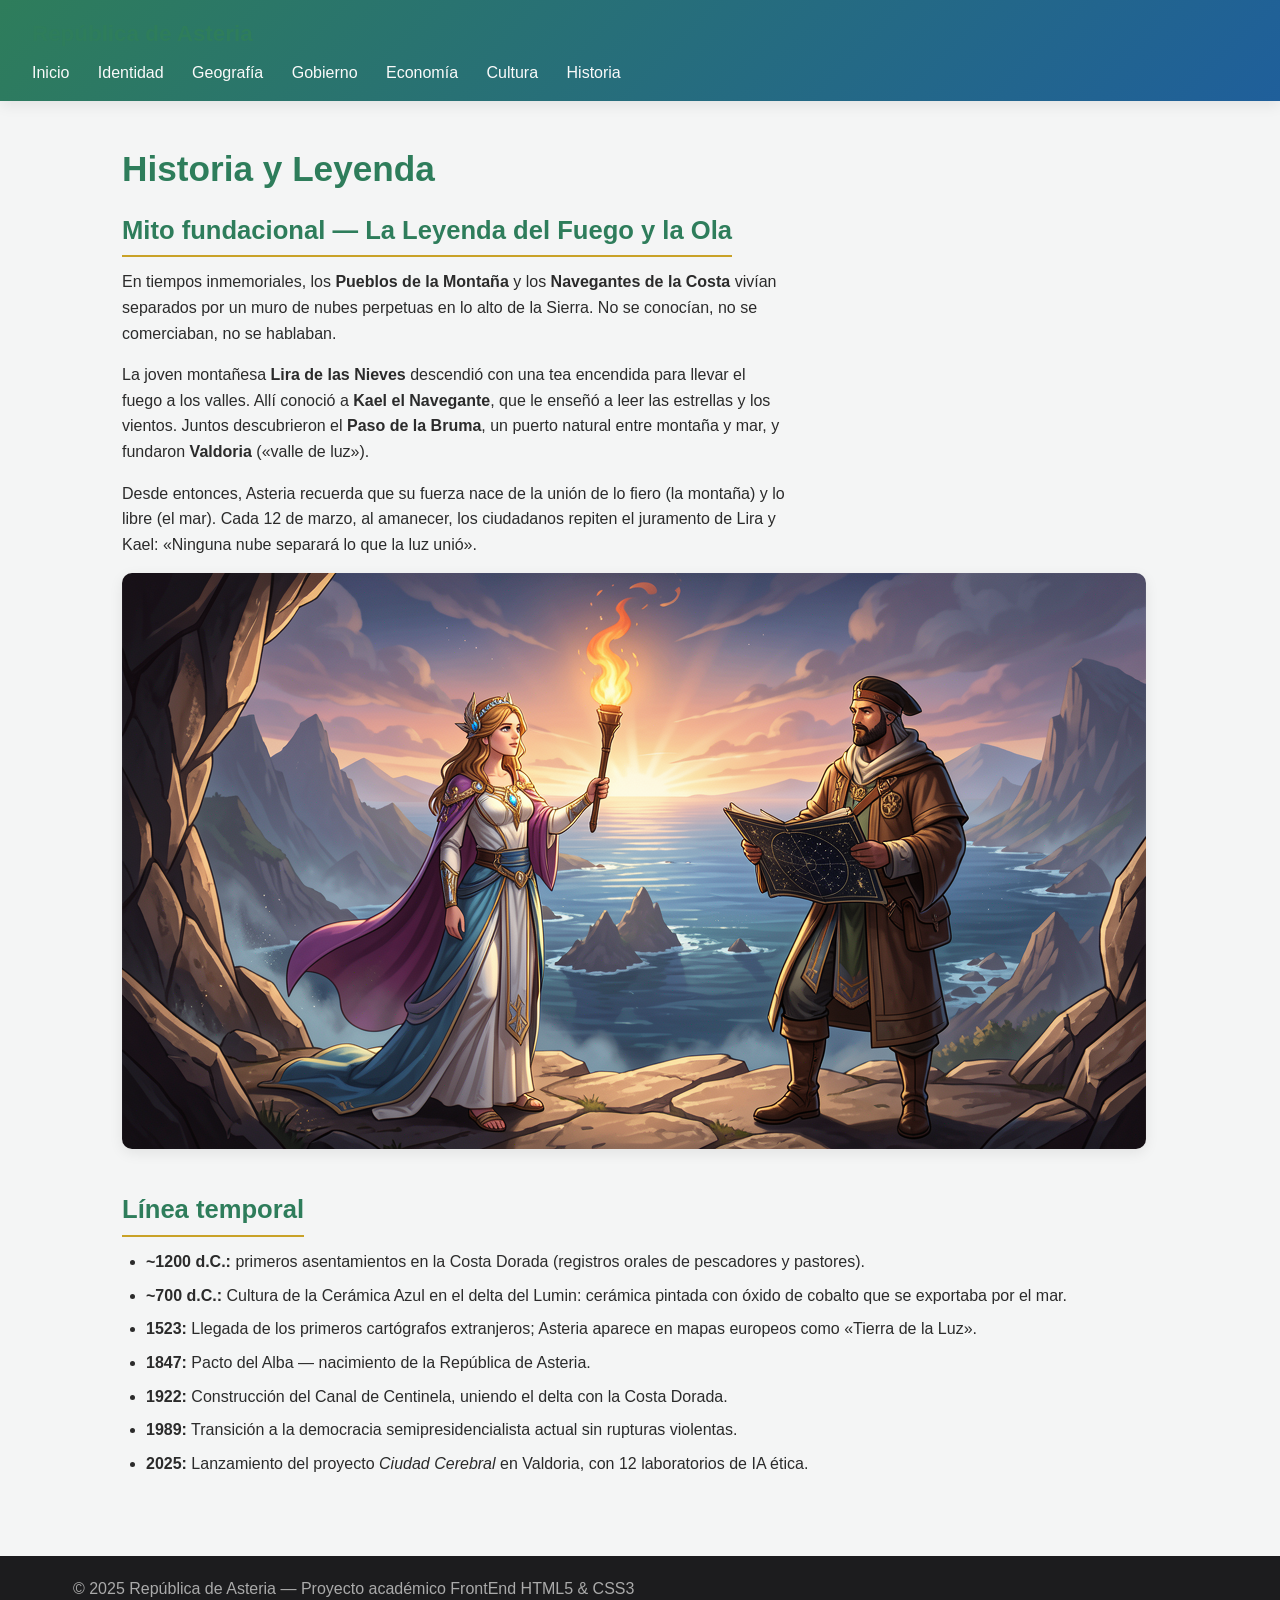
<file: generatedContent/historia.html>
<!DOCTYPE html>
<html lang="es">
<head>
  <meta charset="UTF-8">
  <meta name="viewport" content="width=device-width, initial-scale=1.0">
  <title>Historia — República de Asteria</title>
  <style>
    :root { --green:#2e7d5b; --blue:#1f5f9b; --gold:#c9a227; --bg:#f4f5f5; --dark:#2b2b2b; --white:#fafafa; --shadow:0 4px 14px rgba(0,0,0,.08); }
    * { box-sizing:border-box; margin:0; padding:0; }
    body { font-family:'Segoe UI',Roboto,Helvetica,Arial,sans-serif; background:var(--bg); color:var(--dark); line-height:1.6; }
    header { background:linear-gradient(135deg,var(--green),var(--blue)); color:var(--white); padding:1rem 2rem; box-shadow:var(--shadow); position:sticky; top:0; }
    header h1 { font-size:1.4rem; margin-bottom:.5rem; }
    header nav a { color:var(--white); text-decoration:none; margin-right:1.5rem; font-weight:500; border-bottom:2px solid transparent; transition:border-color .2s; }
    header nav a:hover { border-bottom-color:var(--gold); }
    main { max-width:1100px; margin:0 auto; padding:2.5rem 2rem; }
    section { margin-bottom:2.5rem; }
    h1,h2 { color:var(--green); margin-bottom:.75rem; }
    h1 { font-size:2.2rem; }
    h2 { font-size:1.6rem; border-bottom:2px solid var(--gold); padding-bottom:.3rem; display:inline-block; }
    p { margin-bottom:1rem; max-width:75ch; }
    img { max-width:100%; height:auto; border-radius:10px; box-shadow:var(--shadow); margin:.5rem 0 1.25rem; display:block; }
    ul { margin-left:1.5rem; margin-bottom:1rem; }
    li { margin-bottom:.5rem; }
    footer { background:#1c1c1e; color:#aaa; text-align:center; padding:1.25rem; }
  </style>
</head>
<body>
  <header>
    <h1>República de Asteria</h1>
    <nav>
      <a href="index.html">Inicio</a>
      <a href="identidad.html">Identidad</a>
      <a href="geografia.html">Geografía</a>
      <a href="gobierno.html">Gobierno</a>
      <a href="economia.html">Economía</a>
      <a href="cultura.html">Cultura</a>
      <a href="historia.html">Historia</a>
    </nav>
  </header>
  <main>
    <h1>Historia y Leyenda</h1>

    <section>
      <h2>Mito fundacional — La Leyenda del Fuego y la Ola</h2>
      <p>En tiempos inmemoriales, los <strong>Pueblos de la Montaña</strong> y los <strong>Navegantes de la Costa</strong> vivían separados por un muro de nubes perpetuas en lo alto de la Sierra. No se conocían, no se comerciaban, no se hablaban.</p>
      <p>La joven montañesa <strong>Lira de las Nieves</strong> descendió con una tea encendida para llevar el fuego a los valles. Allí conoció a <strong>Kael el Navegante</strong>, que le enseñó a leer las estrellas y los vientos. Juntos descubrieron el <strong>Paso de la Bruma</strong>, un puerto natural entre montaña y mar, y fundaron <strong>Valdoria</strong> («valle de luz»).</p>
      <p>Desde entonces, Asteria recuerda que su fuerza nace de la unión de lo fiero (la montaña) y lo libre (el mar). Cada 12 de marzo, al amanecer, los ciudadanos repiten el juramento de Lira y Kael: «Ninguna nube separará lo que la luz unió».</p>
      <!-- 11-mito-fuego.png — иллюстрация мифа: Лира с факелом и Каэль с картой звёзд -->
      <img src="images/11-mito-fuego.png" alt="Mito fundacional: Lira y Kael">
    </section>

    <section>
      <h2>Línea temporal</h2>
      <ul>
        <li><strong>~1200 d.C.:</strong> primeros asentamientos en la Costa Dorada (registros orales de pescadores y pastores).</li>
        <li><strong>~700 d.C.:</strong> Cultura de la Cerámica Azul en el delta del Lumin: cerámica pintada con óxido de cobalto que se exportaba por el mar.</li>
        <li><strong>1523:</strong> Llegada de los primeros cartógrafos extranjeros; Asteria aparece en mapas europeos como «Tierra de la Luz».</li>
        <li><strong>1847:</strong> Pacto del Alba — nacimiento de la República de Asteria.</li>
        <li><strong>1922:</strong> Construcción del Canal de Centinela, uniendo el delta con la Costa Dorada.</li>
        <li><strong>1989:</strong> Transición a la democracia semipresidencialista actual sin rupturas violentas.</li>
        <li><strong>2025:</strong> Lanzamiento del proyecto <em>Ciudad Cerebral</em> en Valdoria, con 12 laboratorios de IA ética.</li>
      </ul>
    </section>
  </main>
  <footer>
    <p>© 2025 República de Asteria — Proyecto académico FrontEnd HTML5 & CSS3</p>
  </footer>
</body>
</html>
</file>
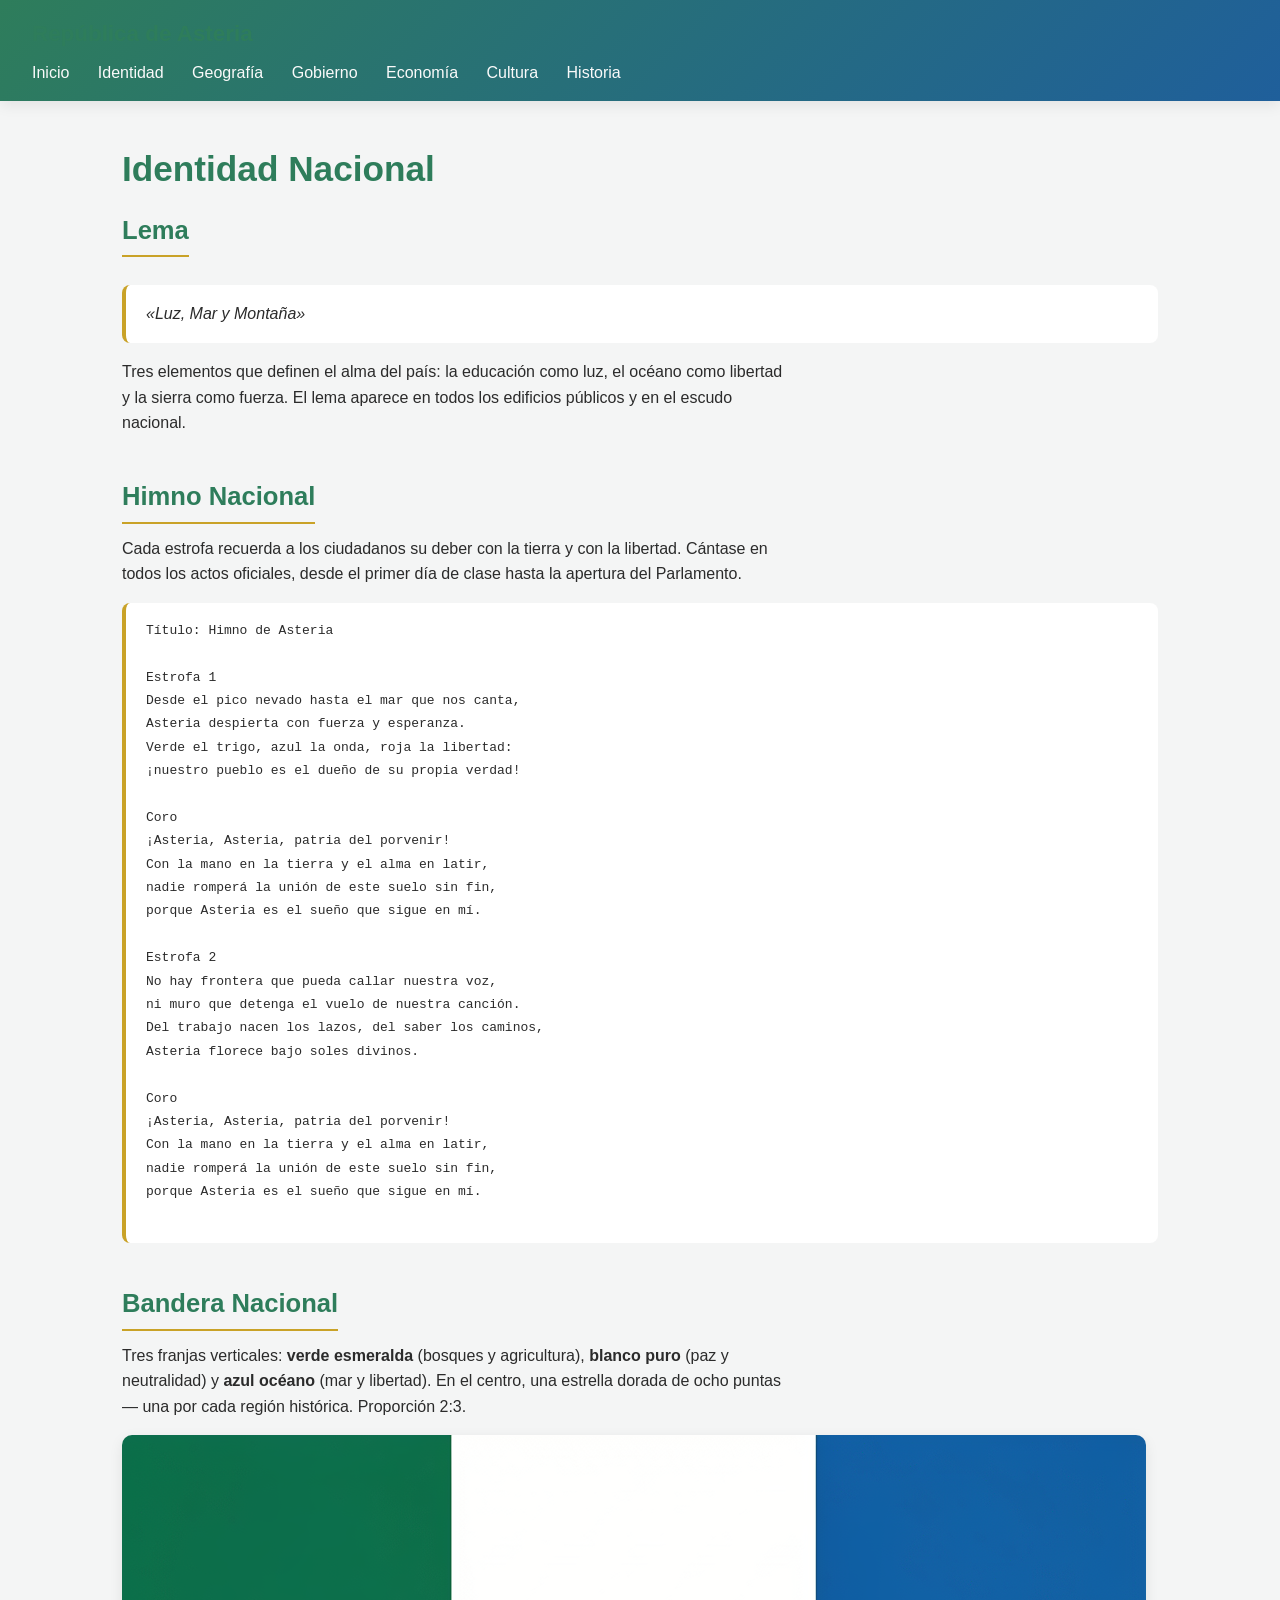
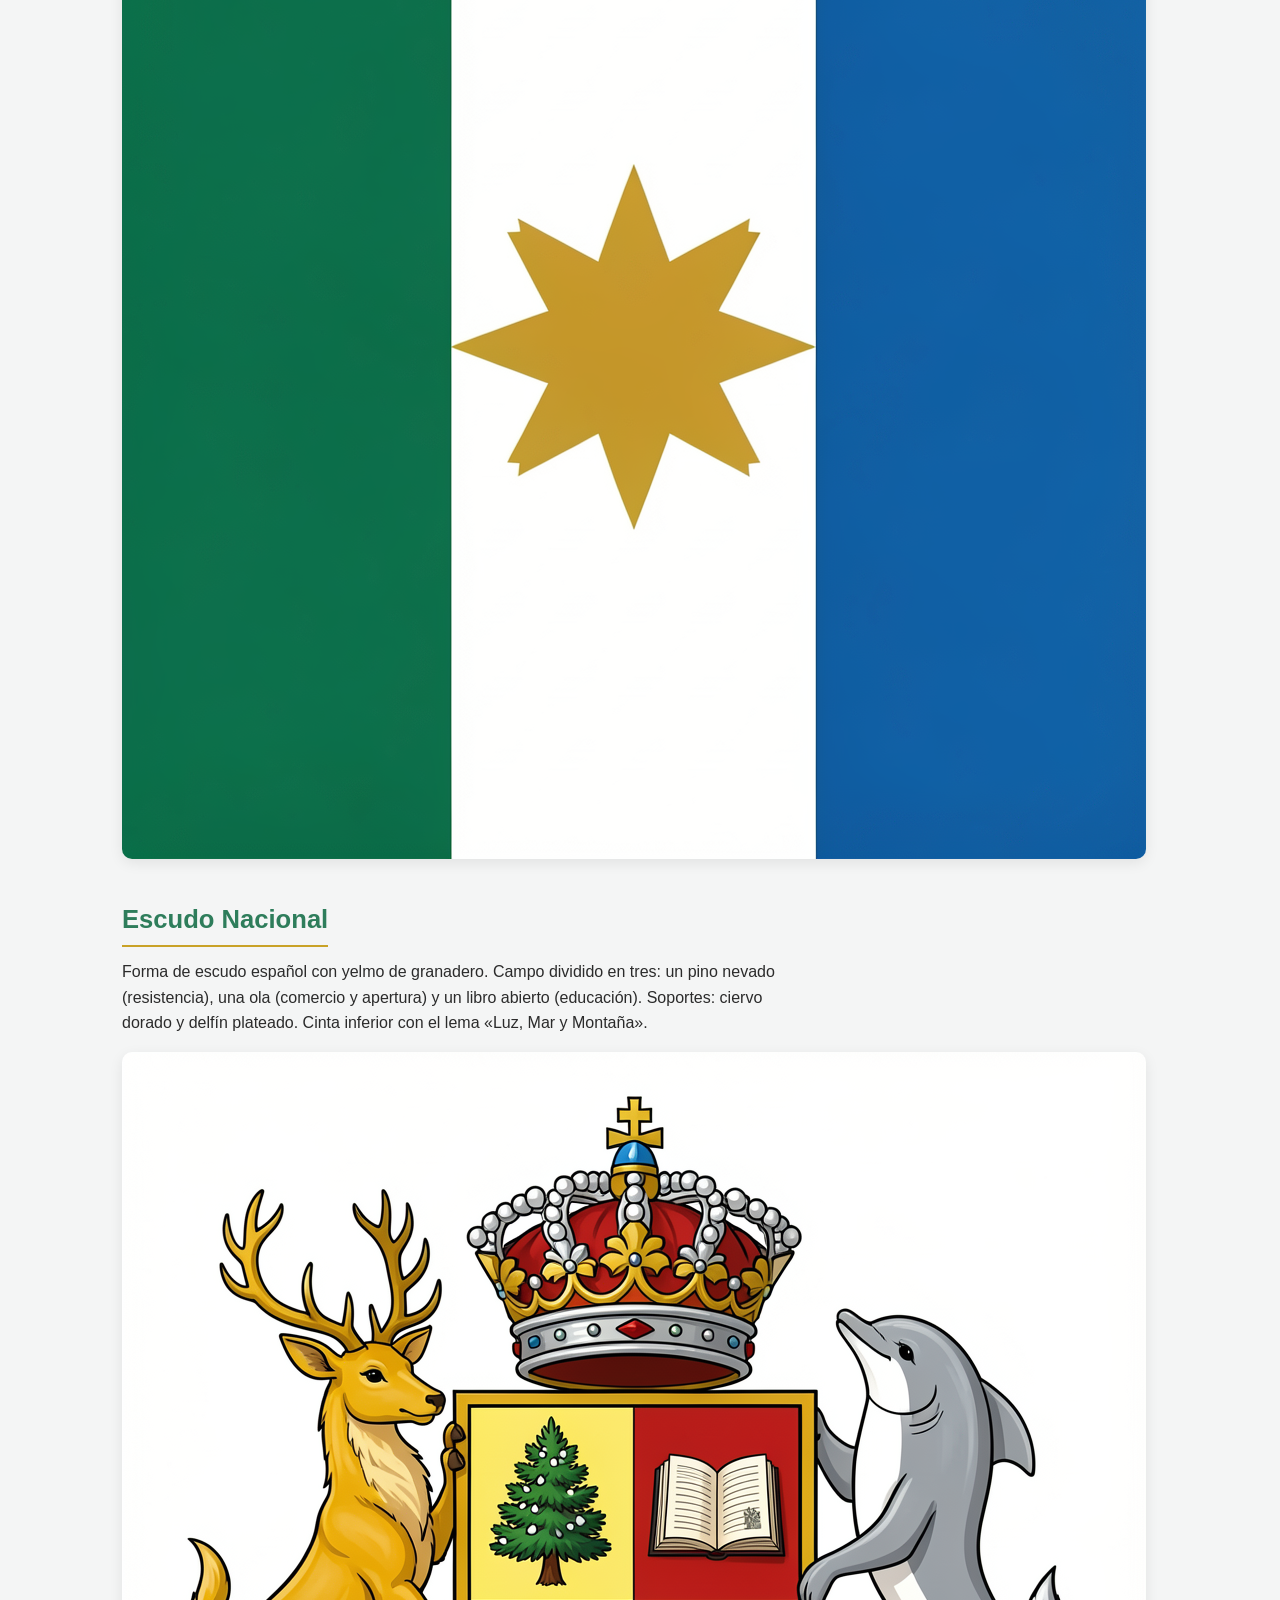
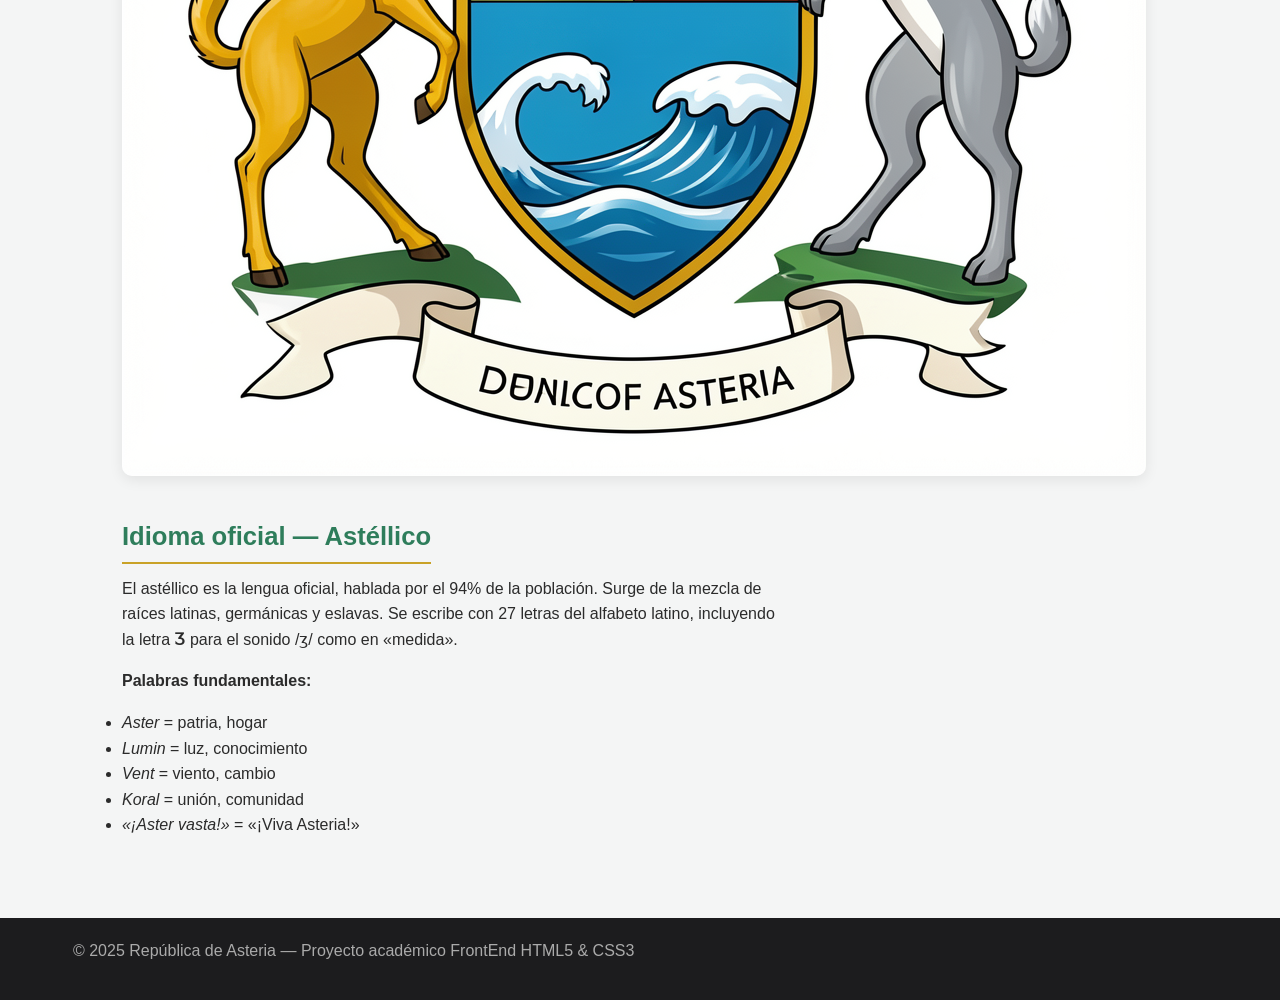
<file: generatedContent/identidad.html>
<!DOCTYPE html>
<html lang="es">
<head>
  <meta charset="UTF-8">
  <meta name="viewport" content="width=device-width, initial-scale=1.0">
  <title>Identidad — República de Asteria</title>
  <style>
    :root { --green:#2e7d5b; --blue:#1f5f9b; --gold:#c9a227; --bg:#f4f5f5; --dark:#2b2b2b; --white:#fafafa; --shadow:0 4px 14px rgba(0,0,0,.08); }
    * { box-sizing:border-box; margin:0; padding:0; }
    body { font-family:'Segoe UI',Roboto,Helvetica,Arial,sans-serif; background:var(--bg); color:var(--dark); line-height:1.6; }
    header { background:linear-gradient(135deg,var(--green),var(--blue)); color:var(--white); padding:1rem 2rem; box-shadow:var(--shadow); position:sticky; top:0; }
    header h1 { font-size:1.4rem; margin-bottom:.5rem; }
    header nav a { color:var(--white); text-decoration:none; margin-right:1.5rem; font-weight:500; border-bottom:2px solid transparent; transition:border-color .2s; }
    header nav a:hover { border-bottom-color:var(--gold); }
    main { max-width:1100px; margin:0 auto; padding:2.5rem 2rem; }
    section { margin-bottom:2.5rem; }
    h1,h2 { color:var(--green); margin-bottom:.75rem; }
    h1 { font-size:2.2rem; }
    h2 { font-size:1.6rem; border-bottom:2px solid var(--gold); padding-bottom:.3rem; display:inline-block; }
    p { margin-bottom:1rem; max-width:75ch; }
    img { max-width:100%; height:auto; border-radius:10px; box-shadow:var(--shadow); margin:.5rem 0 1.25rem; display:block; }
    blockquote { background:#fff; border-left:4px solid var(--gold); padding:1rem 1.25rem; border-radius:8px; margin:1rem 0; font-style:italic; }
    pre { background:#fff; padding:1rem 1.25rem; border-radius:8px; white-space:pre-wrap; line-height:1.8; margin:1rem 0; border-left:4px solid var(--gold); }
    footer { background:#1c1c1e; color:#aaa; text-align:center; padding:1.25rem; }
  </style>
</head>
<body>
  <header>
    <h1>República de Asteria</h1>
    <nav>
      <a href="index.html">Inicio</a>
      <a href="identidad.html">Identidad</a>
      <a href="geografia.html">Geografía</a>
      <a href="gobierno.html">Gobierno</a>
      <a href="economia.html">Economía</a>
      <a href="cultura.html">Cultura</a>
      <a href="historia.html">Historia</a>
    </nav>
  </header>
  <main>
    <h1>Identidad Nacional</h1>

    <section>
      <h2>Lema</h2>
      <blockquote>«Luz, Mar y Montaña»</blockquote>
      <p>Tres elementos que definen el alma del país: la educación como luz, el océano como libertad y la sierra como fuerza. El lema aparece en todos los edificios públicos y en el escudo nacional.</p>
    </section>

    <section>
      <h2>Himno Nacional</h2>
      <p>Cada estrofa recuerda a los ciudadanos su deber con la tierra y con la libertad. Cántase en todos los actos oficiales, desde el primer día de clase hasta la apertura del Parlamento.</p>
      <pre>
Título: Himno de Asteria

Estrofa 1
Desde el pico nevado hasta el mar que nos canta,
Asteria despierta con fuerza y esperanza.
Verde el trigo, azul la onda, roja la libertad:
¡nuestro pueblo es el dueño de su propia verdad!

Coro
¡Asteria, Asteria, patria del porvenir!
Con la mano en la tierra y el alma en latir,
nadie romperá la unión de este suelo sin fin,
porque Asteria es el sueño que sigue en mí.

Estrofa 2
No hay frontera que pueda callar nuestra voz,
ni muro que detenga el vuelo de nuestra canción.
Del trabajo nacen los lazos, del saber los caminos,
Asteria florece bajo soles divinos.

Coro
¡Asteria, Asteria, patria del porvenir!
Con la mano en la tierra y el alma en latir,
nadie romperá la unión de este suelo sin fin,
porque Asteria es el sueño que sigue en mí.
      </pre>
    </section>

    <section>
      <h2>Bandera Nacional</h2>
      <p>Tres franjas verticales: <strong>verde esmeralda</strong> (bosques y agricultura), <strong>blanco puro</strong> (paz y neutralidad) y <strong>azul océano</strong> (mar y libertad). En el centro, una estrella dorada de ocho puntas — una por cada región histórica. Proporción 2:3.</p>
      <!-- 01-flag.png — bandera nacional de Asteria -->
      <img src="images/01-flag.png" alt="Bandera de Asteria">
    </section>

    <section>
      <h2>Escudo Nacional</h2>
      <p>Forma de escudo español con yelmo de granadero. Campo dividido en tres: un pino nevado (resistencia), una ola (comercio y apertura) y un libro abierto (educación). Soportes: ciervo dorado y delfín plateado. Cinta inferior con el lema «Luz, Mar y Montaña».</p>
      <!-- 02-shield.png — escudo nacional de Asteria -->
      <img src="images/02-shield.png" alt="Escudo de Asteria">
    </section>

    <section>
      <h2>Idioma oficial — Astéllicо</h2>
      <p>El astéllico es la lengua oficial, hablada por el 94% de la población. Surge de la mezcla de raíces latinas, germánicas y eslavas. Se escribe con 27 letras del alfabeto latino, incluyendo la letra <strong>Ʒ</strong> para el sonido /ʒ/ como en «medida».</p>
      <p><strong>Palabras fundamentales:</strong></p>
      <ul>
        <li><em>Aster</em> = patria, hogar</li>
        <li><em>Lumin</em> = luz, conocimiento</li>
        <li><em>Vent</em> = viento, cambio</li>
        <li><em>Koral</em> = unión, comunidad</li>
        <li><em>«¡Aster vasta!»</em> = «¡Viva Asteria!»</li>
      </ul>
    </section>
  </main>
  <footer>
    <p>© 2025 República de Asteria — Proyecto académico FrontEnd HTML5 & CSS3</p>
  </footer>
</body>
</html>
</file>
<file: nav/index.css>
/* Body: flexbox centrado, fondo gris claro, fuente Albert Sans */
body {
  display: flex;
  padding-top: 18px;
  flex-direction: column;
  align-items: center;
  border-radius: 25px;
  background: #f2f2f2;
  font-family: "Albert Sans";
  gap: 18px;
  margin: 0px;
}

/* Contenedor: ancho máximo 1200px, box-sizing para incluir padding */

.container {
  max-width: 1200px;
  margin: 0 auto;
  width: 100%;
  box-sizing: border-box;
}

footer {
  padding: 20px;
  background: #021d13;
  color: #f2f2f2;
  display: flex;
  flex-direction: column;
  align-items: center;
  padding-left: 18px;
  padding-right: 18px;
  max-width: 100%;
  box-sizing: border-box;
  border-radius: 25px 25px 0px 0px;
}

.Empty {
  border: none;
  padding: 20px;
}

img.FooterLogo {
  height: 5rem;
}

h2.FooterTitle {
  color: #70ff9b;
}

/* Título del header: texto verde claro, negrita, centrado verticalmente */
.headerTitle {
  display: flex;
  align-items: center;
  color: #70ff9b;
  font-size: 25px;
  font-style: normal;
  font-weight: 700;
  line-height: normal;
  margin: 0px;
}

/* Botón hamburguesa: círculo verde con icono +, tamaño fijo */
.burger {
  display: flex;
  align-items: center;
  justify-content: center;
  border-radius: 100px;
  background: #70ff9b;
  width: 70px;
  height: 70px;
  min-width: 70px;
  min-height: 70px;
  text-decoration: none;
  font-size: 60px;
  color: #003d43;
}

/* Clases utilitarias de color de texto */
.yellow {
  color: #faac00;
}

.green {
  color: #00c83c;
}
.light-green {
  color: #70ff9b;
}

.dark-green {
  color: #003d43;
}

.dark {
  color: #00080c;
}

.light {
  color: #f2f2f2;
}

.green-dark {
  color: #021d13;
}

/* Clases utilitarias de fondo */
.bg-green {
  background: #00c83c;
}

.bg-yellow {
  background: #faac00;
}

/* Título h1: tamaño 32px, negrita, con padding */
h1 {
  font-size: 32px;
  font-style: normal;
  font-weight: 700;
  line-height: normal;
  padding: 25px;
}

/* Título h2: tamaño 24px, padding vertical */
h2 {
  font-size: 24px;
  padding: 25px 0;
}

/* Sección de ejemplo: flex columna, centrada, con padding lateral */
.MeetAmargia {
  border-radius: 25px 25px 0px 0px;
  display: flex;
  flex-direction: column;
  align-items: center;
  padding-left: 18px;
  padding-right: 18px;
  max-width: 100%;
  box-sizing: border-box;
}

.HistoryAndAnthem {
  max-width: 100%;
  display: flex;
  flex-direction: column;
  align-items: center;
  padding-left: 18px;
  padding-right: 18px;
  max-width: 100%;
  box-sizing: border-box;
}

/* Contenedor principal: flex columna, centrado, con separación entre elementos */
.main {
  display: flex;
  flex-direction: column;
  align-items: center;
  /*max-width: 100%;*/
  margin: 0;
}

/* Imágenes responsive: se adaptan al ancho del contenedor, bordes redondeados */
img {
  max-width: 100%;
  height: auto;
  border-radius: 25px;
  padding: 15px 0;
}

/* Botón collapsible: sin borde, bordes redondeados, texto en negrita */
.collapsible {
  padding: 18px 35px;
  font-weight: 700;
  border: none;
  border-radius: 25px;
  text-align: left;
  outline: none;
  font-size: 15px;
  margin-bottom: 25px;
  margin-top: 25px;
}

/* Efecto hover: sombra y elevación suave al pasar el ratón */
.collapsible:hover {
  box-shadow: 0 8px 20px rgba(0, 0, 0, 0.4);
  transform: translateY(-3px);
  cursor: pointer;
}

/* Estado activo o hover: fondo gris claro */
.active,
.collapsible:hover {
  background-color: #f2f2f2;
}

/* Contenido colapsable: oculto por defecto, transición suave al expandirse */
.content {
  max-height: 0;
  overflow: hidden;
  transition: max-height 0.2s ease-out;
}

/* Media query: estilos para pantallas de escritorio (≥1024px) */
@media (min-width: 1024px) {
  h1 {
    font-size: 48px;
    text-align: center;
    max-width: 800px;
  }

  h2 {
    font-size: 36px;
  }

  .headerTitle {
    font-size: 32px;
  }

  .example-section {
    padding-left: 60px;
    padding-right: 60px;
  }

  .collapsible {
    font-size: 18px;
    padding: 20px 45px;
  }

  .topnav a {
    padding: 5px 10px;
    margin: 10px;
  }
}
@media (599px <= width <= 1023px) {
  .topnav a {
    font-size: 30px;
    padding: 5px 10px;
    margin: 10px;
  }
}

hr {
  border: 3psx solid #003d43;
  height: 2px;
  background: #f2f2f2;
  margin: 20px 0;
}

/*NAVBAR Navbar: flex horizontal, espacio entre elementos, fondo verde oscuro, bordes redondeados 
header .navbar {
  gap: 20px;
  display: flex;
  flex-direction: row;
  padding: 15px 33px;
  justify-content: space-between;
  border-radius: 100px;
  background: #003d43;
  max-width: 100%;
  margin-left: 18px;
  margin-right: 18px;
}
*/

/* Add a black background color to the top navigation */
.topnav {
  gap: 20px;
  display: flex;
  flex-direction: row;
  padding: 15px 33px;
  justify-content: space-between;
  border-radius: 100px;
  background-color: #003d43;
  max-width: 100%;
  margin-left: 18px;
  margin-right: 18px;
  overflow: hidden;
}

/* Style the links inside the navigation bar */
.topnav a {
  float: left;
  display: block;
  color: #70ff9b;
  text-align: center;
  text-decoration: none;
  font-size: 25px;
}

.topnav a i {
  display: flex;
  align-items: center;
  justify-content: center;
  color: #003d43;
  font-size: 35px;
  width: 50px;
  height: 50px;

  background-color: #70ff9b;
  border-radius: 100px;
}

/* Change the color of links on hover */
.topnav a:hover {
  border-radius: 100px;
}

/* Add an active class to highlight the current page */
.topnav a.active {
  background-color: transparent;
  white-space: nowrap;
  width: auto;
  height: auto;
}

/* Hide the link that should open and close the topnav on small screens */
.topnav .icon {
  display: none;
}

/* When the screen is less than 600 pixels wide, hide all links, except for the first one ("Home"). Show the link that contains should open and close the topnav (.icon) */
@media screen and (max-width: 600px) {
  .topnav a:not(:first-child) {
    display: none;
  }
  .topnav a.icon {
    float: right;
    display: block;
  }
}

/* The "responsive" class is added to the topnav with JavaScript when the user clicks on the icon. This class makes the topnav look good on small screens (display the links vertically instead of horizontally) */
@media screen and (max-width: 600px) {
  .topnav.responsive {
    position: relative;
  }
  .topnav.responsive a.icon {
    width: 50px;
    height: 50px;
    display: flex;
    align-items: center;
    justify-content: center;
  }
  .topnav.responsive a {
    float: none;
    display: block;
    text-align: left;
  }
}
</file>
